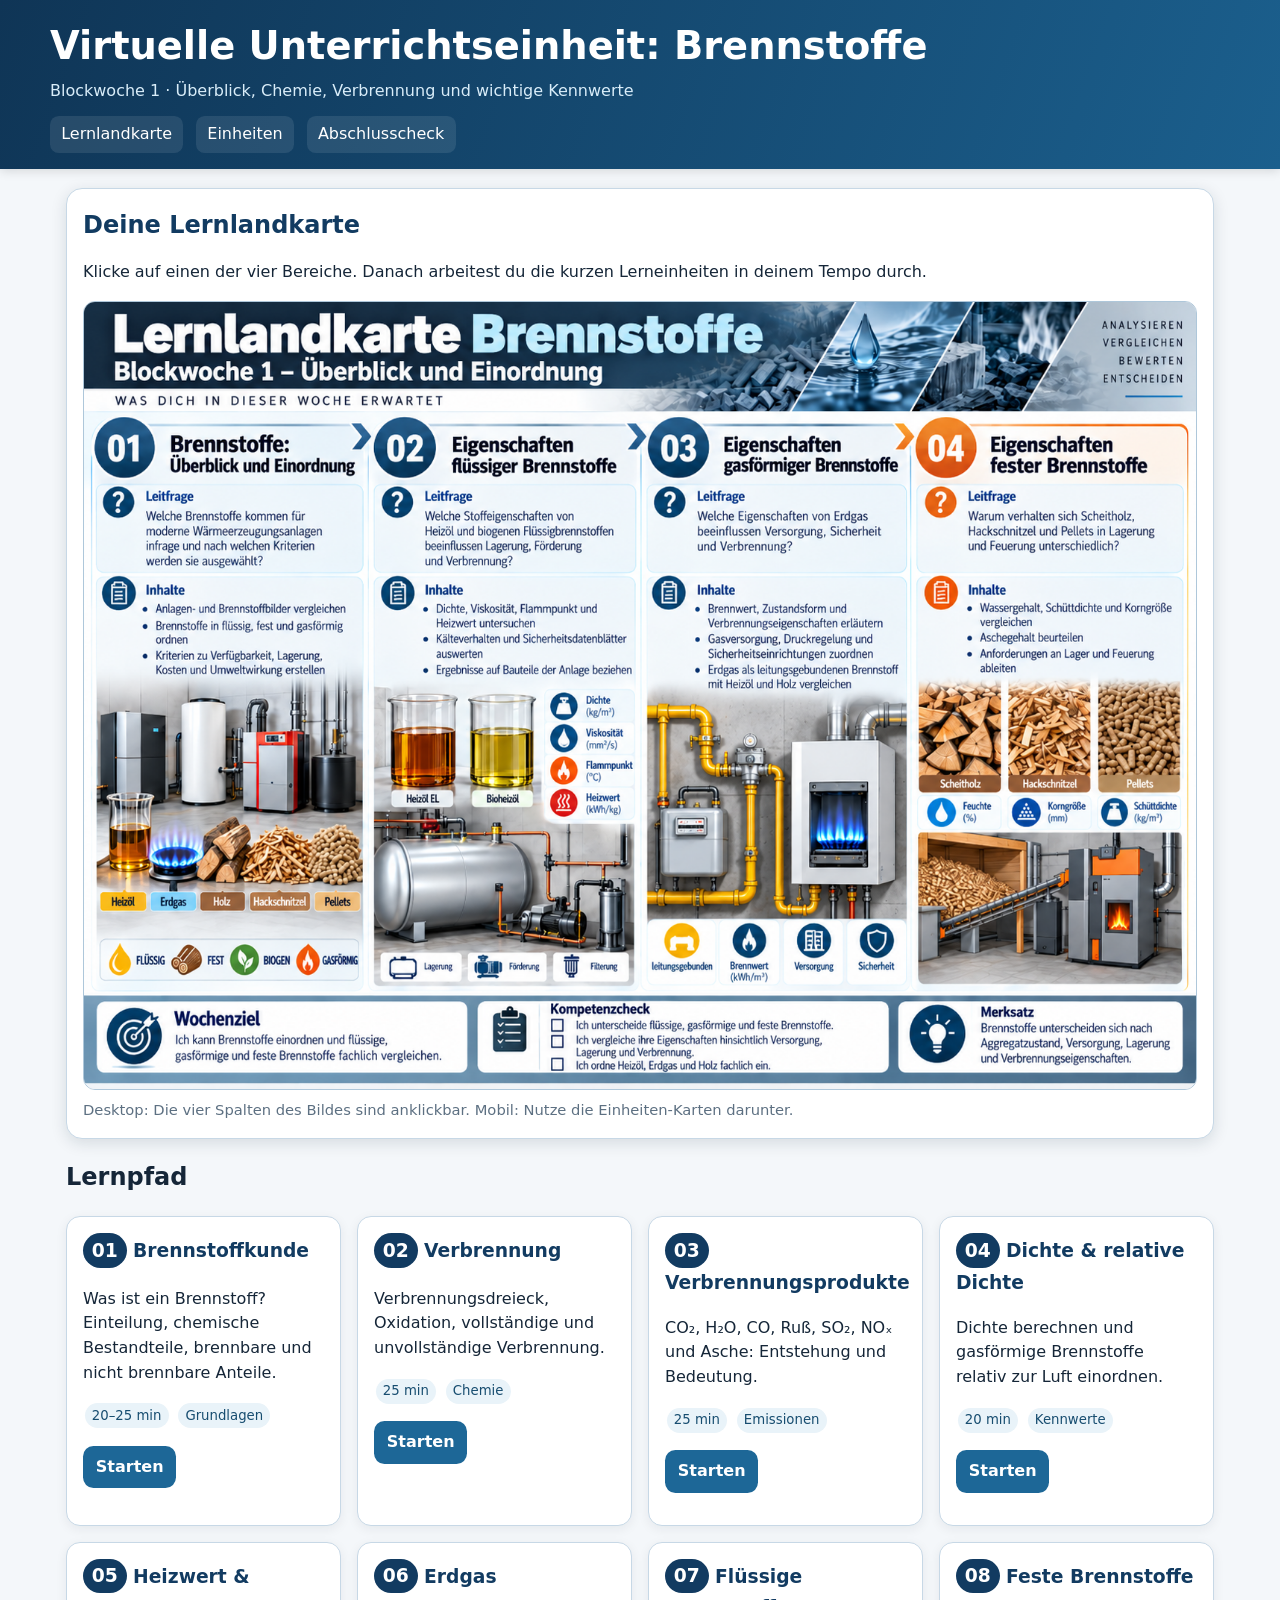
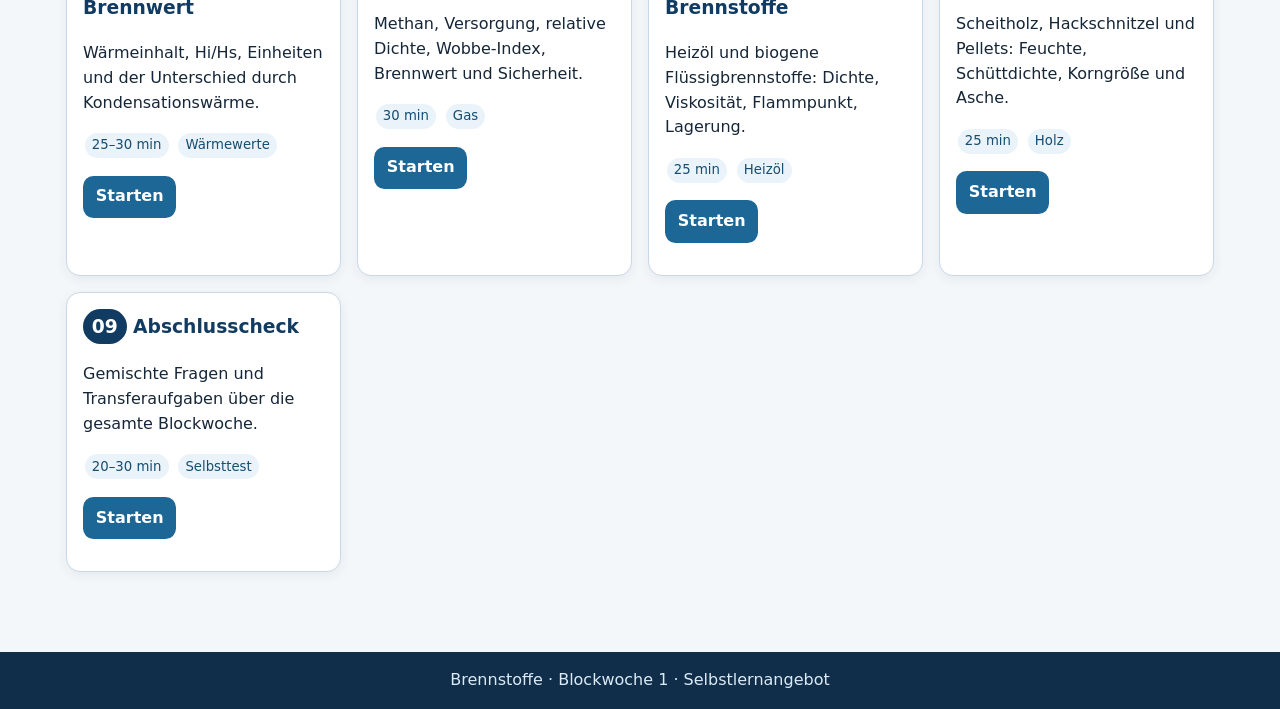
<file: index.html>
<!doctype html><html lang="de"><head><meta charset="utf-8"><meta name="viewport" content="width=device-width,initial-scale=1"><title>Brennstoffe – Blockwoche 1</title><link rel="stylesheet" href="assets/styles.css"></head><body>
<header class="site-header"><div class="wrap"><h1>Virtuelle Unterrichtseinheit: Brennstoffe</h1><p>Blockwoche 1 · Überblick, Chemie, Verbrennung und wichtige Kennwerte</p><nav class="topnav"><a href="#lernlandkarte">Lernlandkarte</a><a href="#einheiten">Einheiten</a><a href="units/09-abschlusscheck.html">Abschlusscheck</a></nav></div></header>
<main class="wrap"><section class="hero" id="lernlandkarte"><h2>Deine Lernlandkarte</h2><p>Klicke auf einen der vier Bereiche. Danach arbeitest du die kurzen Lerneinheiten in deinem Tempo durch.</p><div class="map-wrap"><img src="assets/lernlandkarte-blockwoche1.png" alt="Lernlandkarte Brennstoffe, Blockwoche 1"><a class="hotspot h1" href="units/01-brennstoffkunde.html" aria-label="Bereich 01 Überblick und Einordnung"></a><a class="hotspot h2" href="units/07-fluessige-brennstoffe.html" aria-label="Bereich 02 Flüssige Brennstoffe"></a><a class="hotspot h3" href="units/06-erdgas.html" aria-label="Bereich 03 Erdgas"></a><a class="hotspot h4" href="units/08-feste-brennstoffe.html" aria-label="Bereich 04 Feste Brennstoffe"></a></div><p class="hint">Desktop: Die vier Spalten des Bildes sind anklickbar. Mobil: Nutze die Einheiten-Karten darunter.</p></section>
<section id="einheiten"><h2>Lernpfad</h2><div class="grid">
<article class="card"><h3><span class="badge">01</span>Brennstoffkunde</h3><p>Was ist ein Brennstoff? Einteilung, chemische Bestandteile, brennbare und nicht brennbare Anteile.</p><div class="pill-row"><span class="tag">20–25 min</span><span class="tag">Grundlagen</span></div><p><a class="btn" href="units/01-brennstoffkunde.html">Starten</a></p></article>
<article class="card"><h3><span class="badge">02</span>Verbrennung</h3><p>Verbrennungsdreieck, Oxidation, vollständige und unvollständige Verbrennung.</p><div class="pill-row"><span class="tag">25 min</span><span class="tag">Chemie</span></div><p><a class="btn" href="units/02-verbrennung.html">Starten</a></p></article>
<article class="card"><h3><span class="badge">03</span>Verbrennungsprodukte</h3><p>CO₂, H₂O, CO, Ruß, SO₂, NOₓ und Asche: Entstehung und Bedeutung.</p><div class="pill-row"><span class="tag">25 min</span><span class="tag">Emissionen</span></div><p><a class="btn" href="units/03-verbrennungsprodukte.html">Starten</a></p></article>
<article class="card"><h3><span class="badge">04</span>Dichte & relative Dichte</h3><p>Dichte berechnen und gasförmige Brennstoffe relativ zur Luft einordnen.</p><div class="pill-row"><span class="tag">20 min</span><span class="tag">Kennwerte</span></div><p><a class="btn" href="units/04-dichte.html">Starten</a></p></article>
<article class="card"><h3><span class="badge">05</span>Heizwert & Brennwert</h3><p>Wärmeinhalt, Hi/Hs, Einheiten und der Unterschied durch Kondensationswärme.</p><div class="pill-row"><span class="tag">25–30 min</span><span class="tag">Wärmewerte</span></div><p><a class="btn" href="units/05-waermewerte.html">Starten</a></p></article>
<article class="card"><h3><span class="badge">06</span>Erdgas</h3><p>Methan, Versorgung, relative Dichte, Wobbe-Index, Brennwert und Sicherheit.</p><div class="pill-row"><span class="tag">30 min</span><span class="tag">Gas</span></div><p><a class="btn" href="units/06-erdgas.html">Starten</a></p></article>
<article class="card"><h3><span class="badge">07</span>Flüssige Brennstoffe</h3><p>Heizöl und biogene Flüssigbrennstoffe: Dichte, Viskosität, Flammpunkt, Lagerung.</p><div class="pill-row"><span class="tag">25 min</span><span class="tag">Heizöl</span></div><p><a class="btn" href="units/07-fluessige-brennstoffe.html">Starten</a></p></article>
<article class="card"><h3><span class="badge">08</span>Feste Brennstoffe</h3><p>Scheitholz, Hackschnitzel und Pellets: Feuchte, Schüttdichte, Korngröße und Asche.</p><div class="pill-row"><span class="tag">25 min</span><span class="tag">Holz</span></div><p><a class="btn" href="units/08-feste-brennstoffe.html">Starten</a></p></article>
<article class="card"><h3><span class="badge">09</span>Abschlusscheck</h3><p>Gemischte Fragen und Transferaufgaben über die gesamte Blockwoche.</p><div class="pill-row"><span class="tag">20–30 min</span><span class="tag">Selbsttest</span></div><p><a class="btn" href="units/09-abschlusscheck.html">Starten</a></p></article>
</div></section></main><footer class="footer">Brennstoffe · Blockwoche 1 · Selbstlernangebot</footer></body></html>
</file>
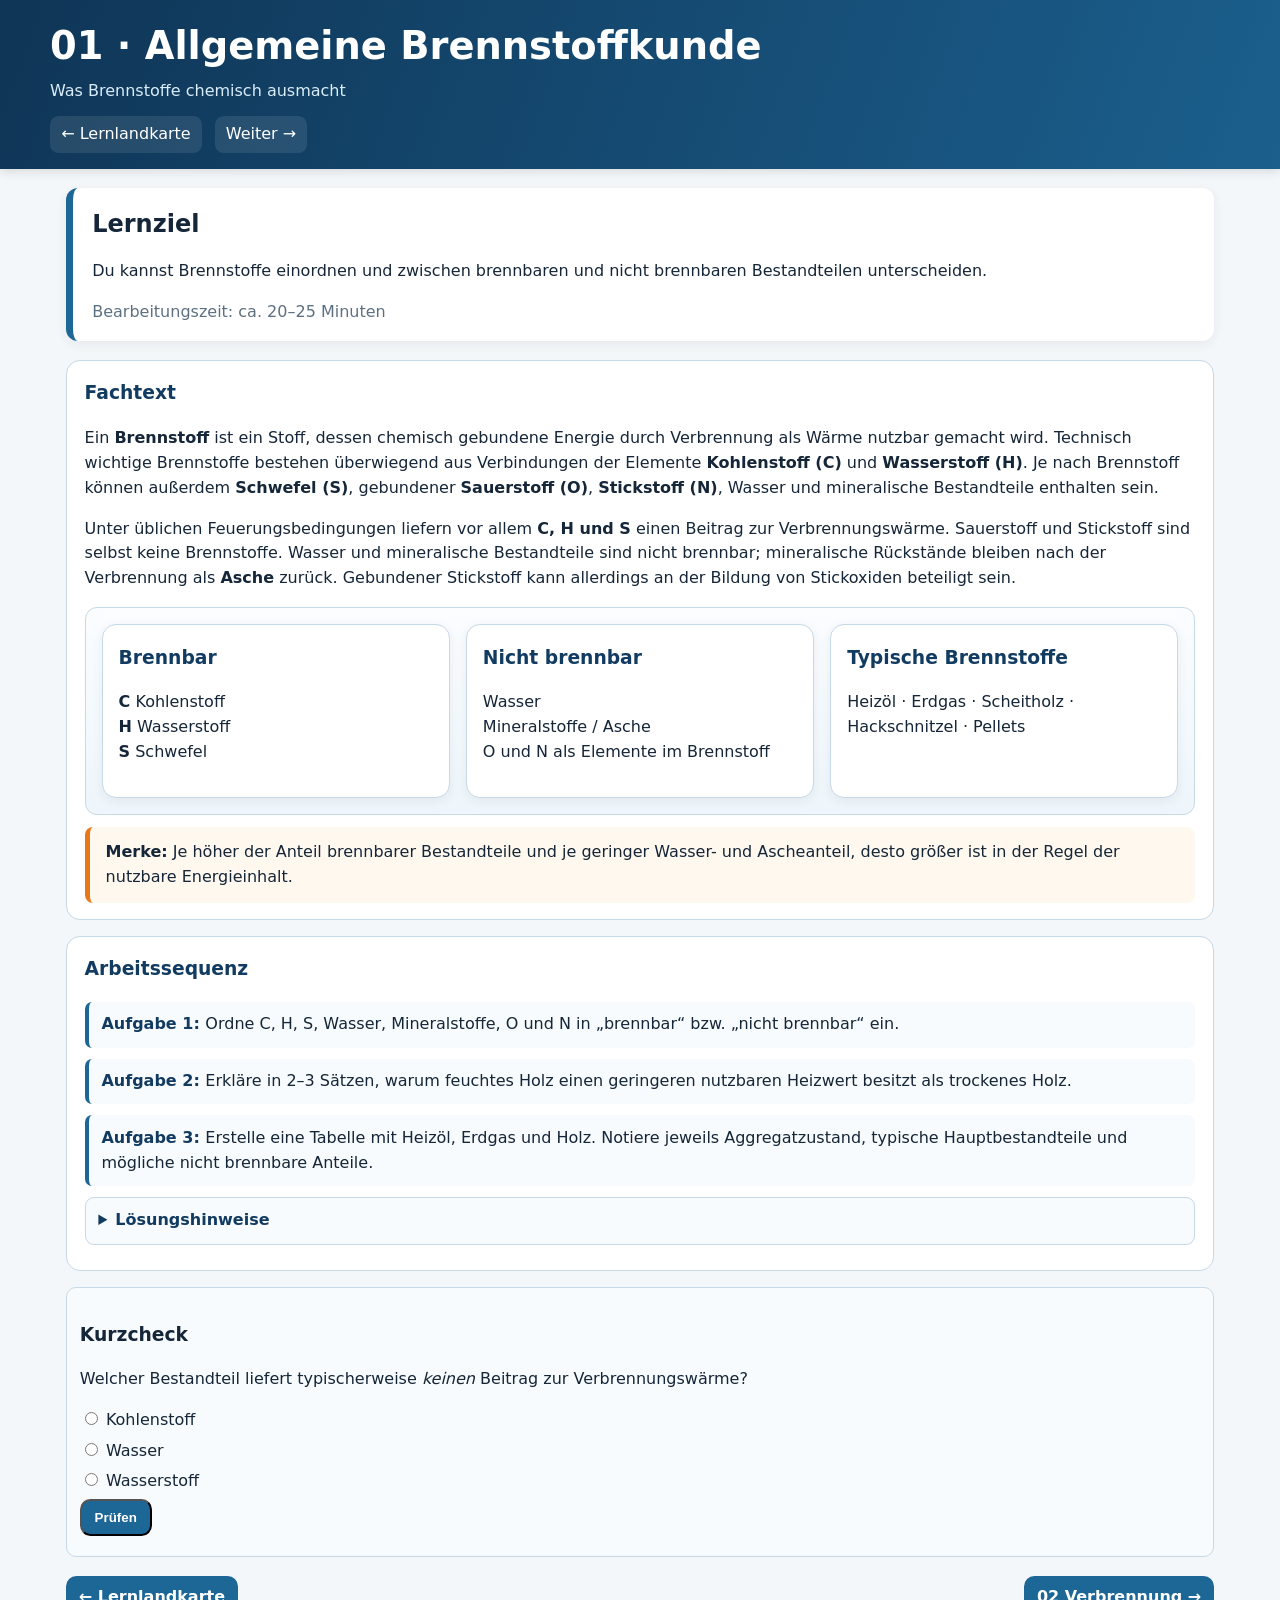
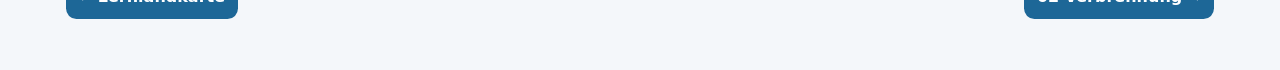
<file: units/01-brennstoffkunde.html>
<!doctype html><html lang="de"><head><meta charset="utf-8"><meta name="viewport" content="width=device-width,initial-scale=1"><title>01 Brennstoffkunde</title><link rel="stylesheet" href="../assets/styles.css"><script defer src="../assets/course.js"></script></head><body><header class="site-header"><div class="wrap"><h1>01 · Allgemeine Brennstoffkunde</h1><p>Was Brennstoffe chemisch ausmacht</p><nav class="topnav"><a href="../index.html">← Lernlandkarte</a><a href="02-verbrennung.html">Weiter →</a></nav></div></header><main class="wrap">
<section class="unit-title"><h2>Lernziel</h2><p>Du kannst Brennstoffe einordnen und zwischen brennbaren und nicht brennbaren Bestandteilen unterscheiden.</p><div class="meta">Bearbeitungszeit: ca. 20–25 Minuten</div></section>
<section class="section"><h3>Fachtext</h3><p>Ein <strong>Brennstoff</strong> ist ein Stoff, dessen chemisch gebundene Energie durch Verbrennung als Wärme nutzbar gemacht wird. Technisch wichtige Brennstoffe bestehen überwiegend aus Verbindungen der Elemente <strong>Kohlenstoff (C)</strong> und <strong>Wasserstoff (H)</strong>. Je nach Brennstoff können außerdem <strong>Schwefel (S)</strong>, gebundener <strong>Sauerstoff (O)</strong>, <strong>Stickstoff (N)</strong>, Wasser und mineralische Bestandteile enthalten sein.</p><p>Unter üblichen Feuerungsbedingungen liefern vor allem <strong>C, H und S</strong> einen Beitrag zur Verbrennungswärme. Sauerstoff und Stickstoff sind selbst keine Brennstoffe. Wasser und mineralische Bestandteile sind nicht brennbar; mineralische Rückstände bleiben nach der Verbrennung als <strong>Asche</strong> zurück. Gebundener Stickstoff kann allerdings an der Bildung von Stickoxiden beteiligt sein.</p>
<div class="diagram"><div class="three"><div class="card"><h3>Brennbar</h3><p><strong>C</strong> Kohlenstoff<br><strong>H</strong> Wasserstoff<br><strong>S</strong> Schwefel</p></div><div class="card"><h3>Nicht brennbar</h3><p>Wasser<br>Mineralstoffe / Asche<br>O und N als Elemente im Brennstoff</p></div><div class="card"><h3>Typische Brennstoffe</h3><p>Heizöl · Erdgas · Scheitholz · Hackschnitzel · Pellets</p></div></div></div>
<div class="callout"><strong>Merke:</strong> Je höher der Anteil brennbarer Bestandteile und je geringer Wasser- und Ascheanteil, desto größer ist in der Regel der nutzbare Energieinhalt.</div></section>
<section class="section tasks"><h3>Arbeitssequenz</h3><div class="task">Ordne C, H, S, Wasser, Mineralstoffe, O und N in „brennbar“ bzw. „nicht brennbar“ ein.</div><div class="task">Erkläre in 2–3 Sätzen, warum feuchtes Holz einen geringeren nutzbaren Heizwert besitzt als trockenes Holz.</div><div class="task">Erstelle eine Tabelle mit Heizöl, Erdgas und Holz. Notiere jeweils Aggregatzustand, typische Hauptbestandteile und mögliche nicht brennbare Anteile.</div><details><summary>Lösungshinweise</summary><p>C, H und S gelten als brennbare Elemente. Wasser und Mineralstoffe sind nicht brennbar. Sauerstoff und Stickstoff liefern keine Verbrennungswärme. Feuchtigkeit muss beim Verbrennen erwärmt und verdampft werden; dafür wird Energie benötigt.</p></details></section>
<section class="quiz-question" data-answer="b"><h3>Kurzcheck</h3><p>Welcher Bestandteil liefert typischerweise <em>keinen</em> Beitrag zur Verbrennungswärme?</p><label><input type="radio" name="q1" value="a"> Kohlenstoff</label><label><input type="radio" name="q1" value="b"> Wasser</label><label><input type="radio" name="q1" value="c"> Wasserstoff</label><button class="btn" data-check>Prüfen</button><div class="quiz-feedback"></div></section>
<div class="footer-nav"><a class="btn" href="../index.html">← Lernlandkarte</a><a class="btn" href="02-verbrennung.html">02 Verbrennung →</a></div></main></body></html>
</file>
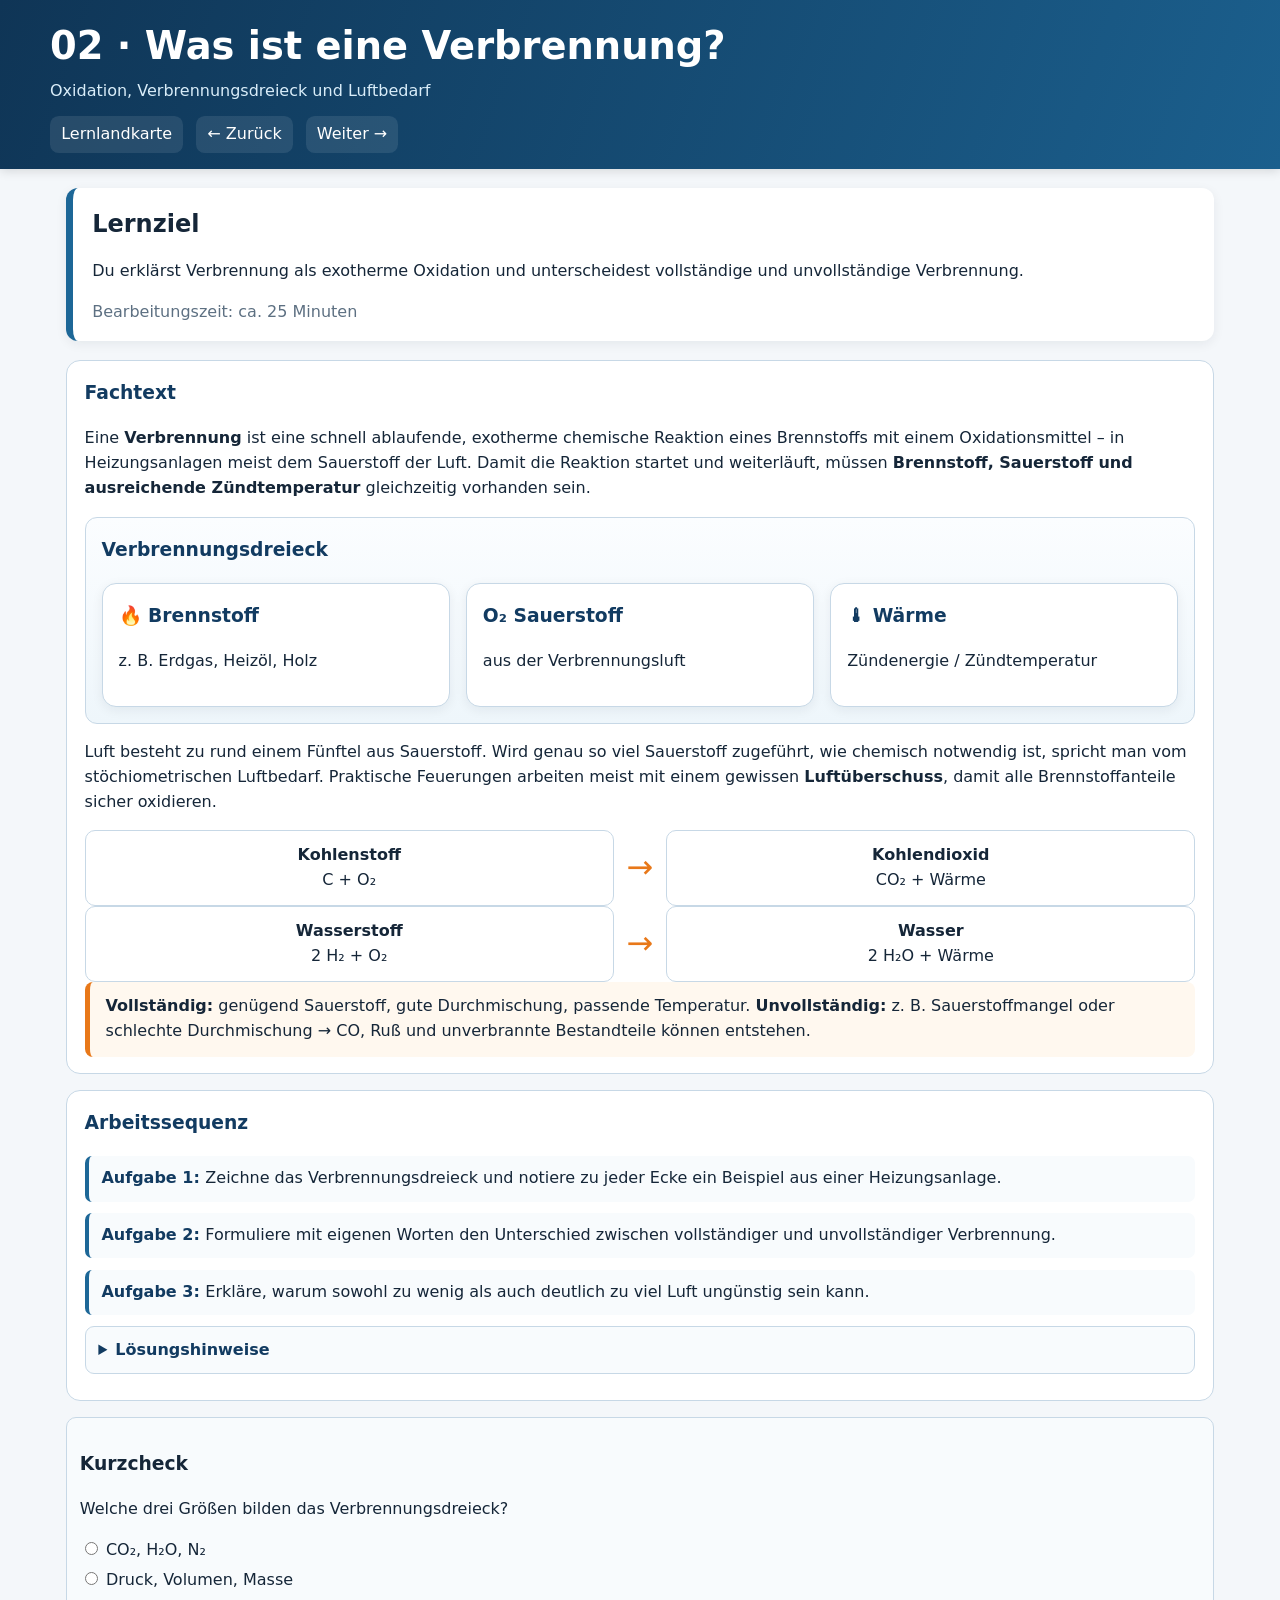
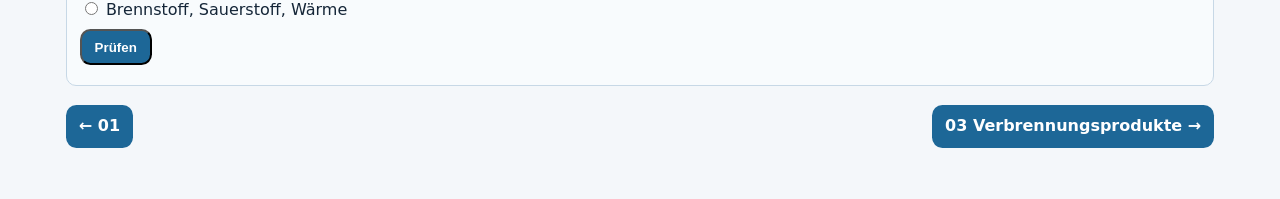
<file: units/02-verbrennung.html>
<!doctype html><html lang="de"><head><meta charset="utf-8"><meta name="viewport" content="width=device-width,initial-scale=1"><title>02 Verbrennung</title><link rel="stylesheet" href="../assets/styles.css"><script defer src="../assets/course.js"></script></head><body><header class="site-header"><div class="wrap"><h1>02 · Was ist eine Verbrennung?</h1><p>Oxidation, Verbrennungsdreieck und Luftbedarf</p><nav class="topnav"><a href="../index.html">Lernlandkarte</a><a href="01-brennstoffkunde.html">← Zurück</a><a href="03-verbrennungsprodukte.html">Weiter →</a></nav></div></header><main class="wrap"><section class="unit-title"><h2>Lernziel</h2><p>Du erklärst Verbrennung als exotherme Oxidation und unterscheidest vollständige und unvollständige Verbrennung.</p><div class="meta">Bearbeitungszeit: ca. 25 Minuten</div></section>
<section class="section"><h3>Fachtext</h3><p>Eine <strong>Verbrennung</strong> ist eine schnell ablaufende, exotherme chemische Reaktion eines Brennstoffs mit einem Oxidationsmittel – in Heizungsanlagen meist dem Sauerstoff der Luft. Damit die Reaktion startet und weiterläuft, müssen <strong>Brennstoff, Sauerstoff und ausreichende Zündtemperatur</strong> gleichzeitig vorhanden sein.</p><div class="diagram"><h3>Verbrennungsdreieck</h3><div class="three"><div class="card"><h3>🔥 Brennstoff</h3><p>z. B. Erdgas, Heizöl, Holz</p></div><div class="card"><h3>O₂ Sauerstoff</h3><p>aus der Verbrennungsluft</p></div><div class="card"><h3>🌡 Wärme</h3><p>Zündenergie / Zündtemperatur</p></div></div></div><p>Luft besteht zu rund einem Fünftel aus Sauerstoff. Wird genau so viel Sauerstoff zugeführt, wie chemisch notwendig ist, spricht man vom stöchiometrischen Luftbedarf. Praktische Feuerungen arbeiten meist mit einem gewissen <strong>Luftüberschuss</strong>, damit alle Brennstoffanteile sicher oxidieren.</p><div class="reaction"><div class="box"><strong>Kohlenstoff</strong><br>C + O₂</div><div class="arrow">→</div><div class="box"><strong>Kohlendioxid</strong><br>CO₂ + Wärme</div></div><div class="reaction"><div class="box"><strong>Wasserstoff</strong><br>2 H₂ + O₂</div><div class="arrow">→</div><div class="box"><strong>Wasser</strong><br>2 H₂O + Wärme</div></div><div class="callout"><strong>Vollständig:</strong> genügend Sauerstoff, gute Durchmischung, passende Temperatur. <strong>Unvollständig:</strong> z. B. Sauerstoffmangel oder schlechte Durchmischung → CO, Ruß und unverbrannte Bestandteile können entstehen.</div></section>
<section class="section tasks"><h3>Arbeitssequenz</h3><div class="task">Zeichne das Verbrennungsdreieck und notiere zu jeder Ecke ein Beispiel aus einer Heizungsanlage.</div><div class="task">Formuliere mit eigenen Worten den Unterschied zwischen vollständiger und unvollständiger Verbrennung.</div><div class="task">Erkläre, warum sowohl zu wenig als auch deutlich zu viel Luft ungünstig sein kann.</div><details><summary>Lösungshinweise</summary><p>Zu wenig Luft kann CO und Ruß erzeugen. Sehr viel Überschussluft wird unnötig mit erwärmt und kann Abgasverluste erhöhen.</p></details></section>
<section class="quiz-question" data-answer="c"><h3>Kurzcheck</h3><p>Welche drei Größen bilden das Verbrennungsdreieck?</p><label><input type="radio" name="q" value="a"> CO₂, H₂O, N₂</label><label><input type="radio" name="q" value="b"> Druck, Volumen, Masse</label><label><input type="radio" name="q" value="c"> Brennstoff, Sauerstoff, Wärme</label><button class="btn" data-check>Prüfen</button><div class="quiz-feedback"></div></section><div class="footer-nav"><a class="btn" href="01-brennstoffkunde.html">← 01</a><a class="btn" href="03-verbrennungsprodukte.html">03 Verbrennungsprodukte →</a></div></main></body></html>
</file>
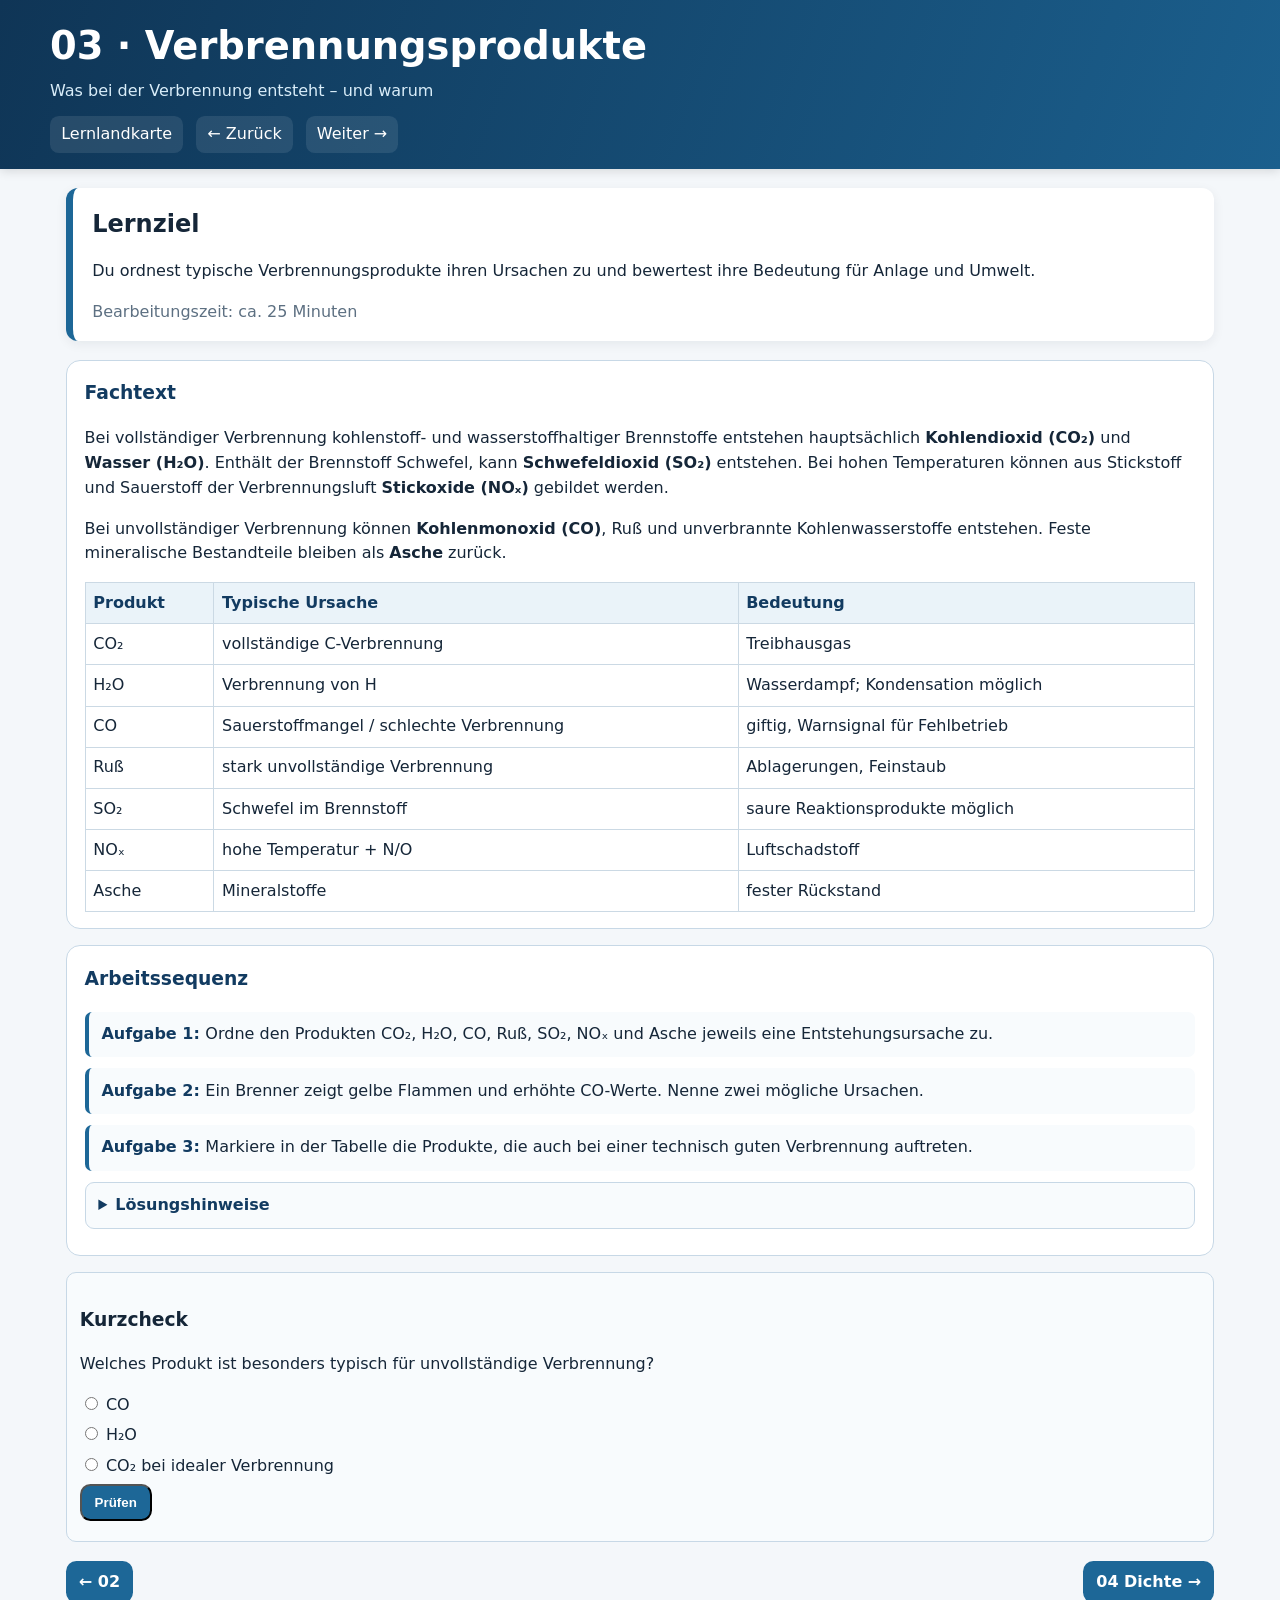
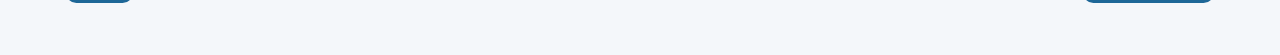
<file: units/03-verbrennungsprodukte.html>
<!doctype html><html lang="de"><head><meta charset="utf-8"><meta name="viewport" content="width=device-width,initial-scale=1"><title>03 Verbrennungsprodukte</title><link rel="stylesheet" href="../assets/styles.css"><script defer src="../assets/course.js"></script></head><body><header class="site-header"><div class="wrap"><h1>03 · Verbrennungsprodukte</h1><p>Was bei der Verbrennung entsteht – und warum</p><nav class="topnav"><a href="../index.html">Lernlandkarte</a><a href="02-verbrennung.html">← Zurück</a><a href="04-dichte.html">Weiter →</a></nav></div></header><main class="wrap"><section class="unit-title"><h2>Lernziel</h2><p>Du ordnest typische Verbrennungsprodukte ihren Ursachen zu und bewertest ihre Bedeutung für Anlage und Umwelt.</p><div class="meta">Bearbeitungszeit: ca. 25 Minuten</div></section>
<section class="section"><h3>Fachtext</h3><p>Bei vollständiger Verbrennung kohlenstoff- und wasserstoffhaltiger Brennstoffe entstehen hauptsächlich <strong>Kohlendioxid (CO₂)</strong> und <strong>Wasser (H₂O)</strong>. Enthält der Brennstoff Schwefel, kann <strong>Schwefeldioxid (SO₂)</strong> entstehen. Bei hohen Temperaturen können aus Stickstoff und Sauerstoff der Verbrennungsluft <strong>Stickoxide (NOₓ)</strong> gebildet werden.</p><p>Bei unvollständiger Verbrennung können <strong>Kohlenmonoxid (CO)</strong>, Ruß und unverbrannte Kohlenwasserstoffe entstehen. Feste mineralische Bestandteile bleiben als <strong>Asche</strong> zurück.</p><table><thead><tr><th>Produkt</th><th>Typische Ursache</th><th>Bedeutung</th></tr></thead><tbody><tr><td>CO₂</td><td>vollständige C-Verbrennung</td><td>Treibhausgas</td></tr><tr><td>H₂O</td><td>Verbrennung von H</td><td>Wasserdampf; Kondensation möglich</td></tr><tr><td>CO</td><td>Sauerstoffmangel / schlechte Verbrennung</td><td>giftig, Warnsignal für Fehlbetrieb</td></tr><tr><td>Ruß</td><td>stark unvollständige Verbrennung</td><td>Ablagerungen, Feinstaub</td></tr><tr><td>SO₂</td><td>Schwefel im Brennstoff</td><td>saure Reaktionsprodukte möglich</td></tr><tr><td>NOₓ</td><td>hohe Temperatur + N/O</td><td>Luftschadstoff</td></tr><tr><td>Asche</td><td>Mineralstoffe</td><td>fester Rückstand</td></tr></tbody></table></section>
<section class="section tasks"><h3>Arbeitssequenz</h3><div class="task">Ordne den Produkten CO₂, H₂O, CO, Ruß, SO₂, NOₓ und Asche jeweils eine Entstehungsursache zu.</div><div class="task">Ein Brenner zeigt gelbe Flammen und erhöhte CO-Werte. Nenne zwei mögliche Ursachen.</div><div class="task">Markiere in der Tabelle die Produkte, die auch bei einer technisch guten Verbrennung auftreten.</div><details><summary>Lösungshinweise</summary><p>CO₂ und H₂O entstehen auch bei vollständiger Verbrennung. NOₓ kann trotz vollständiger Verbrennung bei hohen Temperaturen entstehen. Gelbe Flamme/CO: z. B. Luftmangel, schlechte Durchmischung, Verschmutzung.</p></details></section>
<section class="quiz-question" data-answer="a"><h3>Kurzcheck</h3><p>Welches Produkt ist besonders typisch für unvollständige Verbrennung?</p><label><input type="radio" name="q" value="a"> CO</label><label><input type="radio" name="q" value="b"> H₂O</label><label><input type="radio" name="q" value="c"> CO₂ bei idealer Verbrennung</label><button class="btn" data-check>Prüfen</button><div class="quiz-feedback"></div></section><div class="footer-nav"><a class="btn" href="02-verbrennung.html">← 02</a><a class="btn" href="04-dichte.html">04 Dichte →</a></div></main></body></html>
</file>
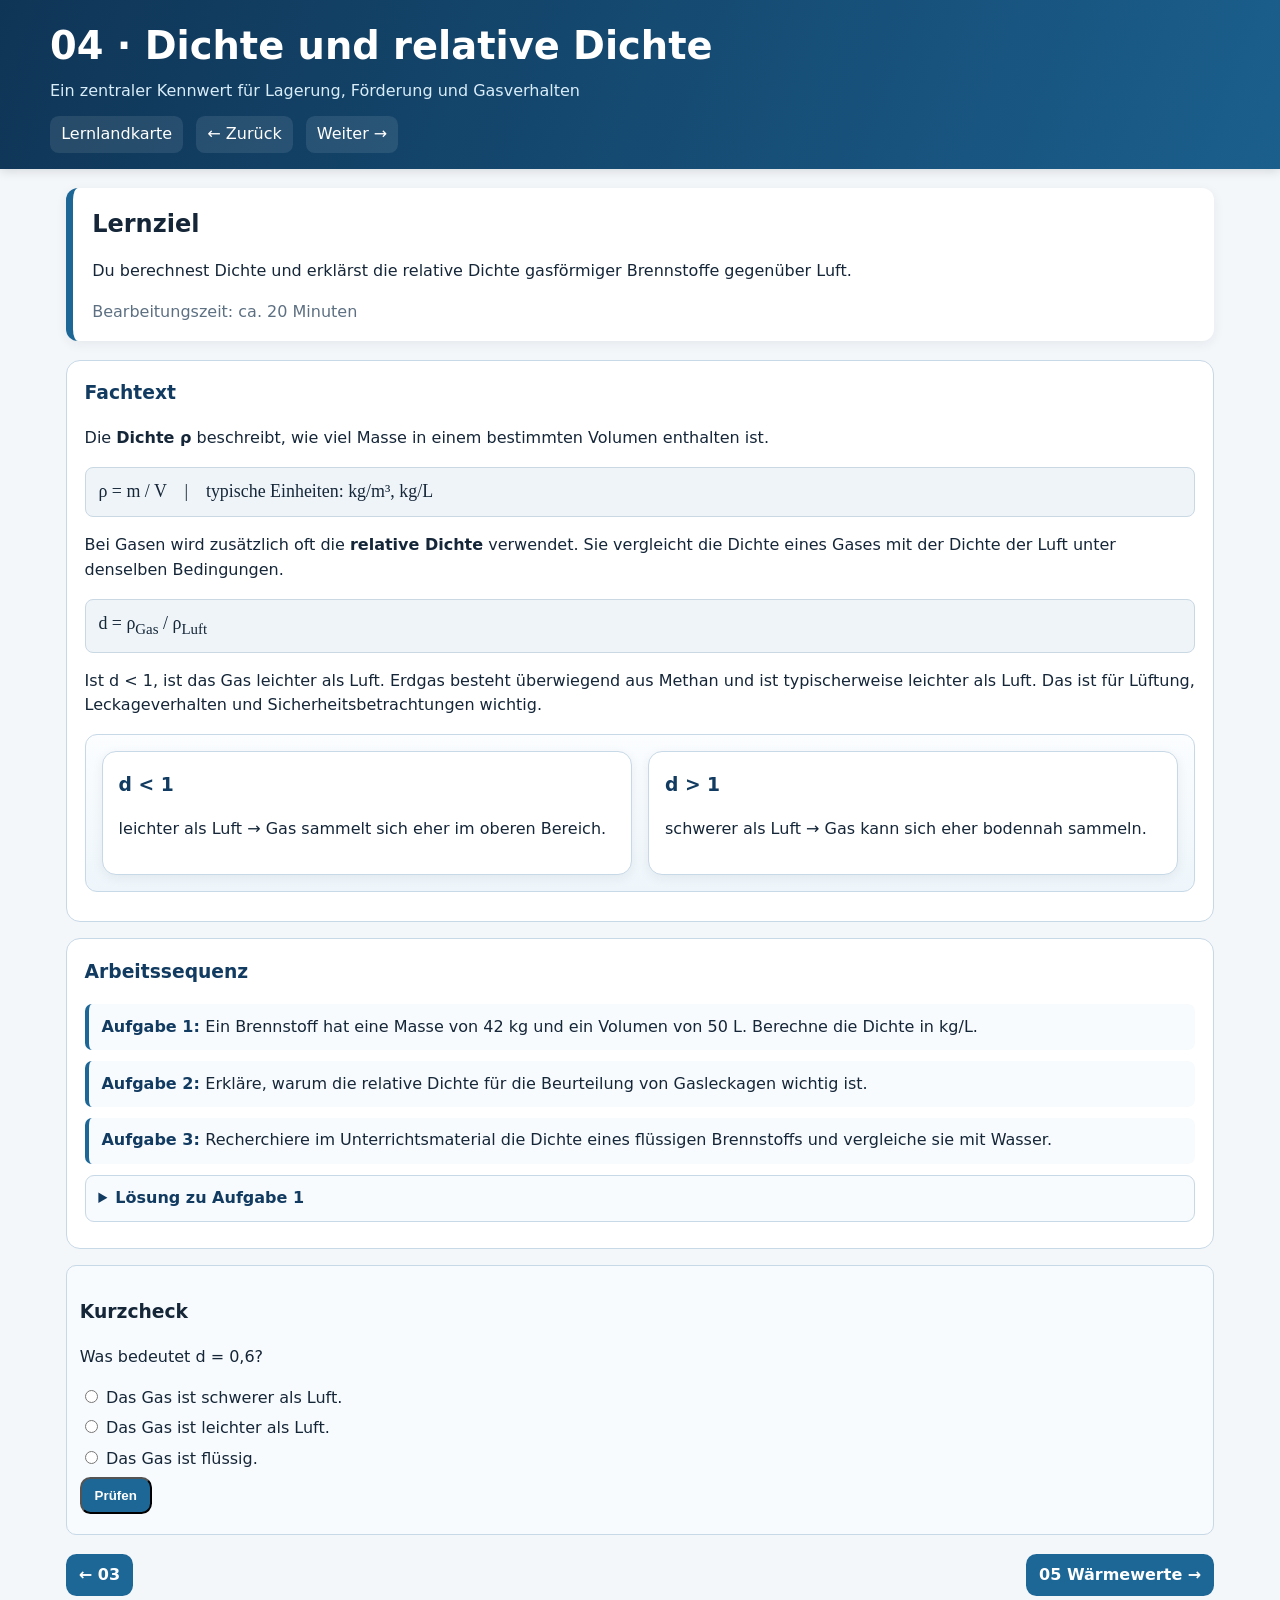
<file: units/04-dichte.html>
<!doctype html><html lang="de"><head><meta charset="utf-8"><meta name="viewport" content="width=device-width,initial-scale=1"><title>04 Dichte</title><link rel="stylesheet" href="../assets/styles.css"><script defer src="../assets/course.js"></script></head><body><header class="site-header"><div class="wrap"><h1>04 · Dichte und relative Dichte</h1><p>Ein zentraler Kennwert für Lagerung, Förderung und Gasverhalten</p><nav class="topnav"><a href="../index.html">Lernlandkarte</a><a href="03-verbrennungsprodukte.html">← Zurück</a><a href="05-waermewerte.html">Weiter →</a></nav></div></header><main class="wrap"><section class="unit-title"><h2>Lernziel</h2><p>Du berechnest Dichte und erklärst die relative Dichte gasförmiger Brennstoffe gegenüber Luft.</p><div class="meta">Bearbeitungszeit: ca. 20 Minuten</div></section><section class="section"><h3>Fachtext</h3><p>Die <strong>Dichte ρ</strong> beschreibt, wie viel Masse in einem bestimmten Volumen enthalten ist.</p><div class="formula">ρ = m / V &nbsp;&nbsp; | &nbsp;&nbsp; typische Einheiten: kg/m³, kg/L</div><p>Bei Gasen wird zusätzlich oft die <strong>relative Dichte</strong> verwendet. Sie vergleicht die Dichte eines Gases mit der Dichte der Luft unter denselben Bedingungen.</p><div class="formula">d = ρ<sub>Gas</sub> / ρ<sub>Luft</sub></div><p>Ist d &lt; 1, ist das Gas leichter als Luft. Erdgas besteht überwiegend aus Methan und ist typischerweise leichter als Luft. Das ist für Lüftung, Leckageverhalten und Sicherheitsbetrachtungen wichtig.</p><div class="diagram"><div class="two"><div class="card"><h3>d &lt; 1</h3><p>leichter als Luft → Gas sammelt sich eher im oberen Bereich.</p></div><div class="card"><h3>d &gt; 1</h3><p>schwerer als Luft → Gas kann sich eher bodennah sammeln.</p></div></div></div></section><section class="section tasks"><h3>Arbeitssequenz</h3><div class="task">Ein Brennstoff hat eine Masse von 42 kg und ein Volumen von 50 L. Berechne die Dichte in kg/L.</div><div class="task">Erkläre, warum die relative Dichte für die Beurteilung von Gasleckagen wichtig ist.</div><div class="task">Recherchiere im Unterrichtsmaterial die Dichte eines flüssigen Brennstoffs und vergleiche sie mit Wasser.</div><details><summary>Lösung zu Aufgabe 1</summary><p>ρ = 42 kg / 50 L = 0,84 kg/L.</p></details></section><section class="quiz-question" data-answer="b"><h3>Kurzcheck</h3><p>Was bedeutet d = 0,6?</p><label><input type="radio" name="q" value="a"> Das Gas ist schwerer als Luft.</label><label><input type="radio" name="q" value="b"> Das Gas ist leichter als Luft.</label><label><input type="radio" name="q" value="c"> Das Gas ist flüssig.</label><button class="btn" data-check>Prüfen</button><div class="quiz-feedback"></div></section><div class="footer-nav"><a class="btn" href="03-verbrennungsprodukte.html">← 03</a><a class="btn" href="05-waermewerte.html">05 Wärmewerte →</a></div></main></body></html>
</file>
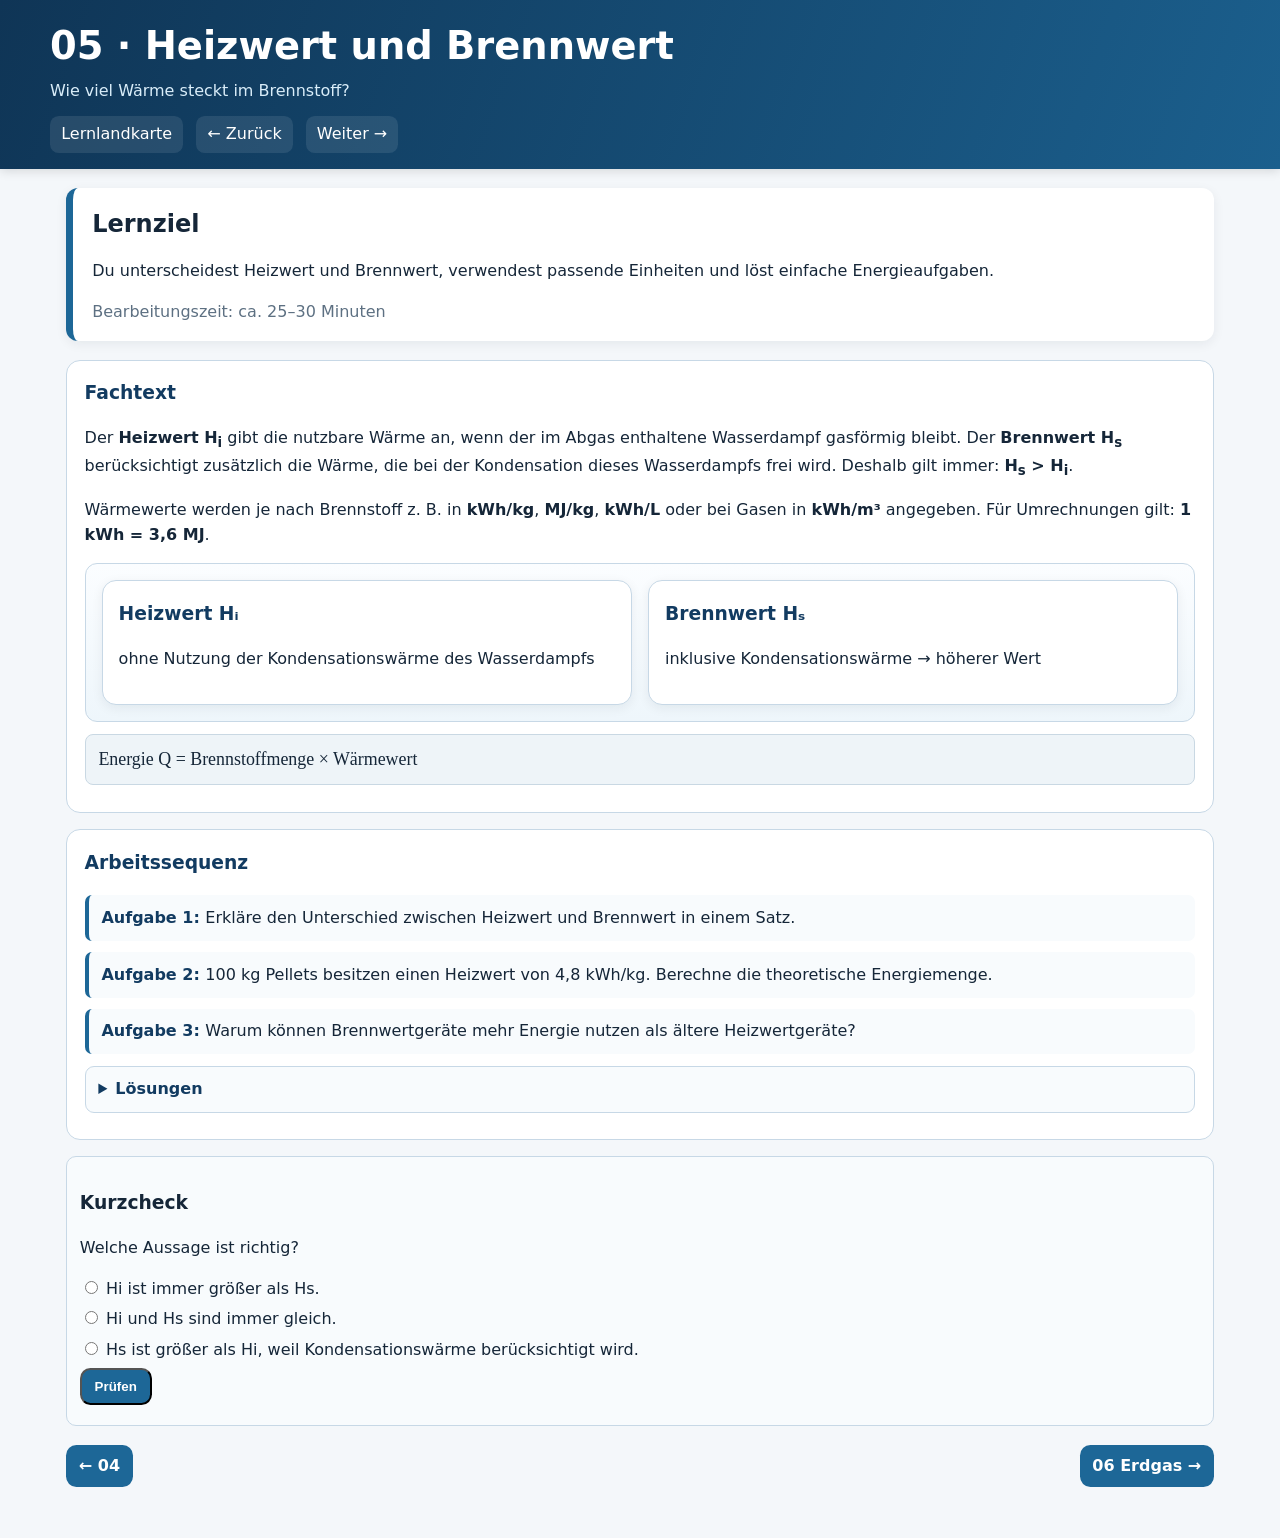
<file: units/05-waermewerte.html>
<!doctype html><html lang="de"><head><meta charset="utf-8"><meta name="viewport" content="width=device-width,initial-scale=1"><title>05 Wärmewerte</title><link rel="stylesheet" href="../assets/styles.css"><script defer src="../assets/course.js"></script></head><body><header class="site-header"><div class="wrap"><h1>05 · Heizwert und Brennwert</h1><p>Wie viel Wärme steckt im Brennstoff?</p><nav class="topnav"><a href="../index.html">Lernlandkarte</a><a href="04-dichte.html">← Zurück</a><a href="06-erdgas.html">Weiter →</a></nav></div></header><main class="wrap"><section class="unit-title"><h2>Lernziel</h2><p>Du unterscheidest Heizwert und Brennwert, verwendest passende Einheiten und löst einfache Energieaufgaben.</p><div class="meta">Bearbeitungszeit: ca. 25–30 Minuten</div></section><section class="section"><h3>Fachtext</h3><p>Der <strong>Heizwert H<sub>i</sub></strong> gibt die nutzbare Wärme an, wenn der im Abgas enthaltene Wasserdampf gasförmig bleibt. Der <strong>Brennwert H<sub>s</sub></strong> berücksichtigt zusätzlich die Wärme, die bei der Kondensation dieses Wasserdampfs frei wird. Deshalb gilt immer: <strong>H<sub>s</sub> &gt; H<sub>i</sub></strong>.</p><p>Wärmewerte werden je nach Brennstoff z. B. in <strong>kWh/kg</strong>, <strong>MJ/kg</strong>, <strong>kWh/L</strong> oder bei Gasen in <strong>kWh/m³</strong> angegeben. Für Umrechnungen gilt: <strong>1 kWh = 3,6 MJ</strong>.</p><div class="diagram"><div class="two"><div class="card"><h3>Heizwert Hᵢ</h3><p>ohne Nutzung der Kondensationswärme des Wasserdampfs</p></div><div class="card"><h3>Brennwert Hₛ</h3><p>inklusive Kondensationswärme → höherer Wert</p></div></div></div><div class="formula">Energie Q = Brennstoffmenge × Wärmewert</div></section><section class="section tasks"><h3>Arbeitssequenz</h3><div class="task">Erkläre den Unterschied zwischen Heizwert und Brennwert in einem Satz.</div><div class="task">100 kg Pellets besitzen einen Heizwert von 4,8 kWh/kg. Berechne die theoretische Energiemenge.</div><div class="task">Warum können Brennwertgeräte mehr Energie nutzen als ältere Heizwertgeräte?</div><details><summary>Lösungen</summary><p>Aufgabe 2: 100 kg × 4,8 kWh/kg = 480 kWh. Brennwertgeräte kühlen Abgase so weit ab, dass Wasserdampf kondensiert und Kondensationswärme zusätzlich genutzt wird.</p></details></section><section class="quiz-question" data-answer="c"><h3>Kurzcheck</h3><p>Welche Aussage ist richtig?</p><label><input type="radio" name="q" value="a"> Hi ist immer größer als Hs.</label><label><input type="radio" name="q" value="b"> Hi und Hs sind immer gleich.</label><label><input type="radio" name="q" value="c"> Hs ist größer als Hi, weil Kondensationswärme berücksichtigt wird.</label><button class="btn" data-check>Prüfen</button><div class="quiz-feedback"></div></section><div class="footer-nav"><a class="btn" href="04-dichte.html">← 04</a><a class="btn" href="06-erdgas.html">06 Erdgas →</a></div></main></body></html>
</file>
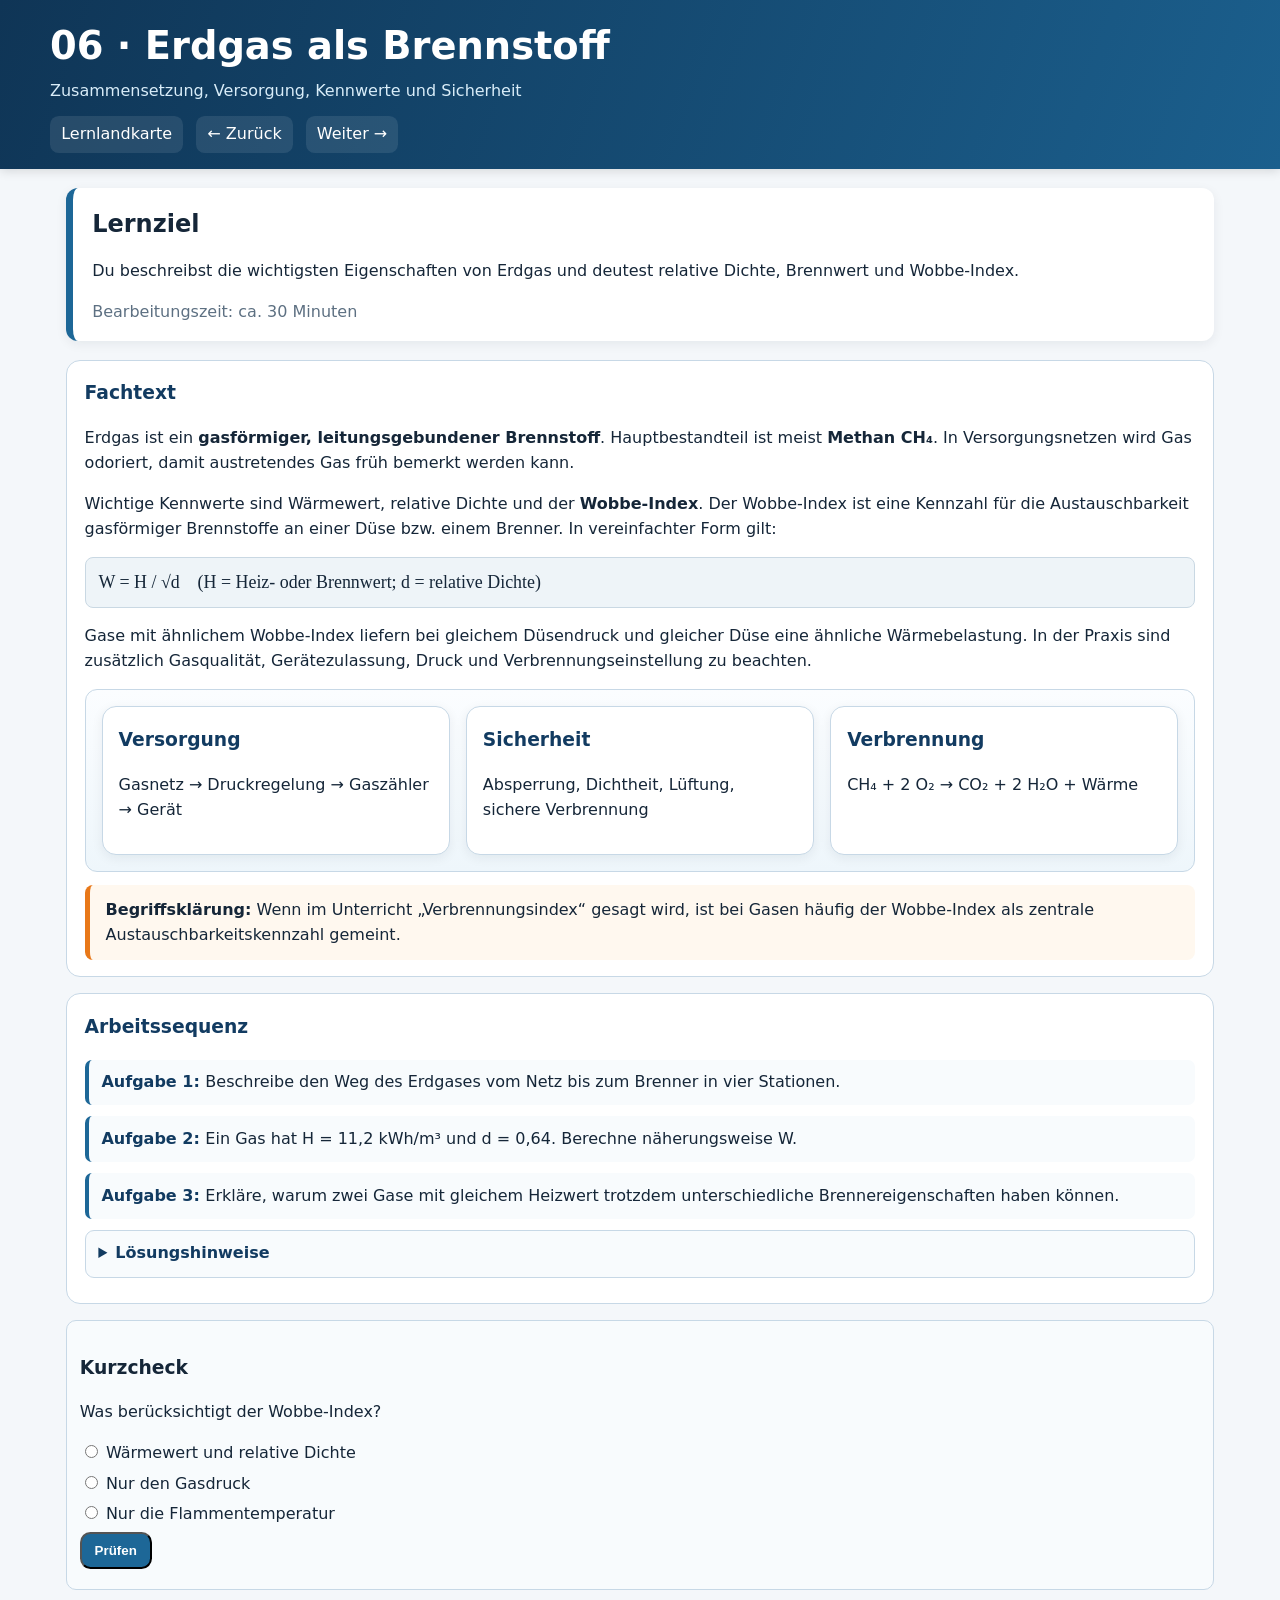
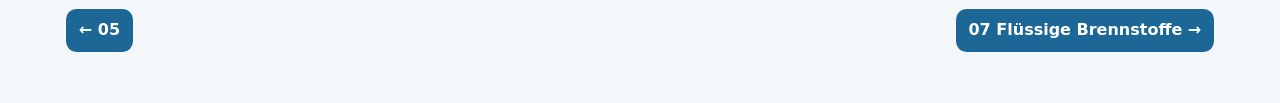
<file: units/06-erdgas.html>
<!doctype html><html lang="de"><head><meta charset="utf-8"><meta name="viewport" content="width=device-width,initial-scale=1"><title>06 Erdgas</title><link rel="stylesheet" href="../assets/styles.css"><script defer src="../assets/course.js"></script></head><body><header class="site-header"><div class="wrap"><h1>06 · Erdgas als Brennstoff</h1><p>Zusammensetzung, Versorgung, Kennwerte und Sicherheit</p><nav class="topnav"><a href="../index.html">Lernlandkarte</a><a href="05-waermewerte.html">← Zurück</a><a href="07-fluessige-brennstoffe.html">Weiter →</a></nav></div></header><main class="wrap"><section class="unit-title"><h2>Lernziel</h2><p>Du beschreibst die wichtigsten Eigenschaften von Erdgas und deutest relative Dichte, Brennwert und Wobbe-Index.</p><div class="meta">Bearbeitungszeit: ca. 30 Minuten</div></section><section class="section"><h3>Fachtext</h3><p>Erdgas ist ein <strong>gasförmiger, leitungsgebundener Brennstoff</strong>. Hauptbestandteil ist meist <strong>Methan CH₄</strong>. In Versorgungsnetzen wird Gas odoriert, damit austretendes Gas früh bemerkt werden kann.</p><p>Wichtige Kennwerte sind Wärmewert, relative Dichte und der <strong>Wobbe-Index</strong>. Der Wobbe-Index ist eine Kennzahl für die Austauschbarkeit gasförmiger Brennstoffe an einer Düse bzw. einem Brenner. In vereinfachter Form gilt:</p><div class="formula">W = H / √d &nbsp;&nbsp; (H = Heiz- oder Brennwert; d = relative Dichte)</div><p>Gase mit ähnlichem Wobbe-Index liefern bei gleichem Düsendruck und gleicher Düse eine ähnliche Wärmebelastung. In der Praxis sind zusätzlich Gasqualität, Gerätezulassung, Druck und Verbrennungseinstellung zu beachten.</p><div class="diagram"><div class="three"><div class="card"><h3>Versorgung</h3><p>Gasnetz → Druckregelung → Gaszähler → Gerät</p></div><div class="card"><h3>Sicherheit</h3><p>Absperrung, Dichtheit, Lüftung, sichere Verbrennung</p></div><div class="card"><h3>Verbrennung</h3><p>CH₄ + 2 O₂ → CO₂ + 2 H₂O + Wärme</p></div></div></div><div class="callout"><strong>Begriffsklärung:</strong> Wenn im Unterricht „Verbrennungsindex“ gesagt wird, ist bei Gasen häufig der Wobbe-Index als zentrale Austauschbarkeitskennzahl gemeint.</div></section><section class="section tasks"><h3>Arbeitssequenz</h3><div class="task">Beschreibe den Weg des Erdgases vom Netz bis zum Brenner in vier Stationen.</div><div class="task">Ein Gas hat H = 11,2 kWh/m³ und d = 0,64. Berechne näherungsweise W.</div><div class="task">Erkläre, warum zwei Gase mit gleichem Heizwert trotzdem unterschiedliche Brennereigenschaften haben können.</div><details><summary>Lösungshinweise</summary><p>W ≈ 11,2 / √0,64 = 11,2 / 0,8 = 14,0 kWh/m³. Unterschiedliche Dichte verändert Volumenstrom und damit die Wärmebelastung am Brenner.</p></details></section><section class="quiz-question" data-answer="a"><h3>Kurzcheck</h3><p>Was berücksichtigt der Wobbe-Index?</p><label><input type="radio" name="q" value="a"> Wärmewert und relative Dichte</label><label><input type="radio" name="q" value="b"> Nur den Gasdruck</label><label><input type="radio" name="q" value="c"> Nur die Flammentemperatur</label><button class="btn" data-check>Prüfen</button><div class="quiz-feedback"></div></section><div class="footer-nav"><a class="btn" href="05-waermewerte.html">← 05</a><a class="btn" href="07-fluessige-brennstoffe.html">07 Flüssige Brennstoffe →</a></div></main></body></html>
</file>
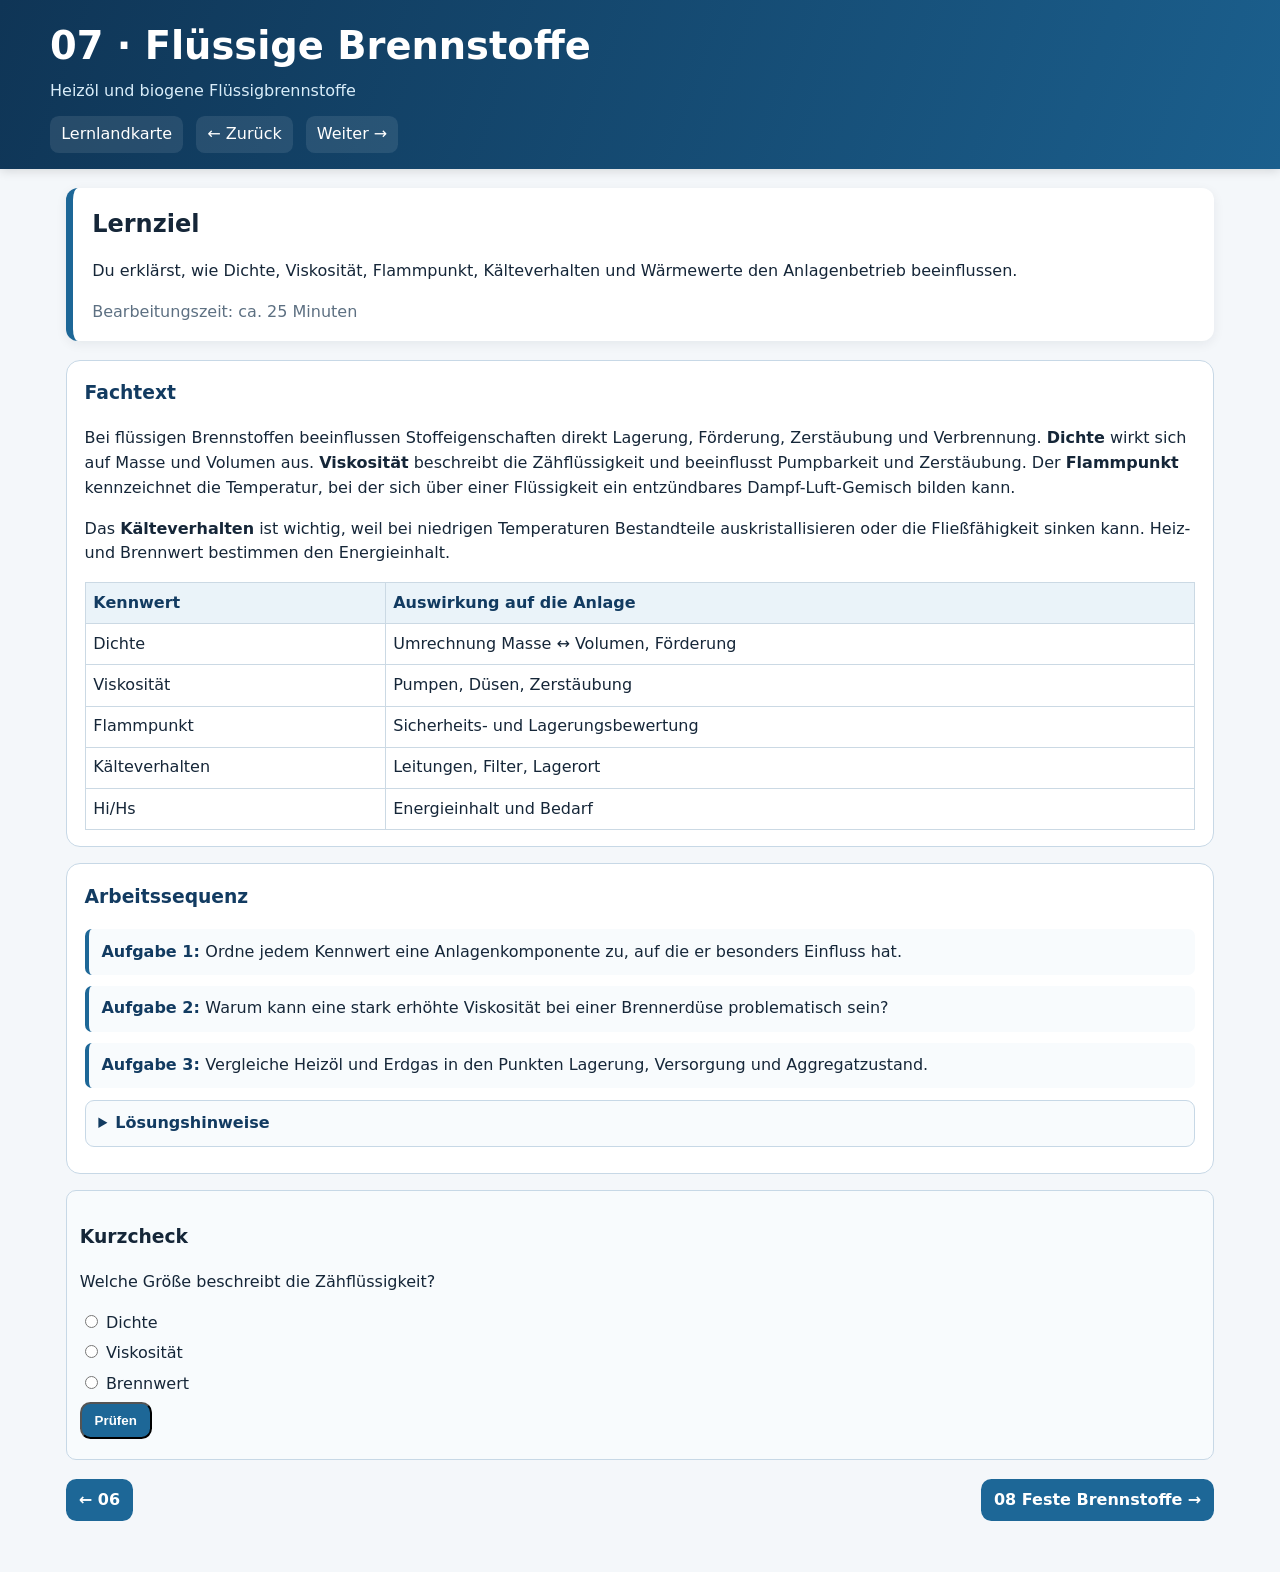
<file: units/07-fluessige-brennstoffe.html>
<!doctype html><html lang="de"><head><meta charset="utf-8"><meta name="viewport" content="width=device-width,initial-scale=1"><title>07 Flüssige Brennstoffe</title><link rel="stylesheet" href="../assets/styles.css"><script defer src="../assets/course.js"></script></head><body><header class="site-header"><div class="wrap"><h1>07 · Flüssige Brennstoffe</h1><p>Heizöl und biogene Flüssigbrennstoffe</p><nav class="topnav"><a href="../index.html">Lernlandkarte</a><a href="06-erdgas.html">← Zurück</a><a href="08-feste-brennstoffe.html">Weiter →</a></nav></div></header><main class="wrap"><section class="unit-title"><h2>Lernziel</h2><p>Du erklärst, wie Dichte, Viskosität, Flammpunkt, Kälteverhalten und Wärmewerte den Anlagenbetrieb beeinflussen.</p><div class="meta">Bearbeitungszeit: ca. 25 Minuten</div></section><section class="section"><h3>Fachtext</h3><p>Bei flüssigen Brennstoffen beeinflussen Stoffeigenschaften direkt Lagerung, Förderung, Zerstäubung und Verbrennung. <strong>Dichte</strong> wirkt sich auf Masse und Volumen aus. <strong>Viskosität</strong> beschreibt die Zähflüssigkeit und beeinflusst Pumpbarkeit und Zerstäubung. Der <strong>Flammpunkt</strong> kennzeichnet die Temperatur, bei der sich über einer Flüssigkeit ein entzündbares Dampf-Luft-Gemisch bilden kann.</p><p>Das <strong>Kälteverhalten</strong> ist wichtig, weil bei niedrigen Temperaturen Bestandteile auskristallisieren oder die Fließfähigkeit sinken kann. Heiz- und Brennwert bestimmen den Energieinhalt.</p><table><thead><tr><th>Kennwert</th><th>Auswirkung auf die Anlage</th></tr></thead><tbody><tr><td>Dichte</td><td>Umrechnung Masse ↔ Volumen, Förderung</td></tr><tr><td>Viskosität</td><td>Pumpen, Düsen, Zerstäubung</td></tr><tr><td>Flammpunkt</td><td>Sicherheits- und Lagerungsbewertung</td></tr><tr><td>Kälteverhalten</td><td>Leitungen, Filter, Lagerort</td></tr><tr><td>Hi/Hs</td><td>Energieinhalt und Bedarf</td></tr></tbody></table></section><section class="section tasks"><h3>Arbeitssequenz</h3><div class="task">Ordne jedem Kennwert eine Anlagenkomponente zu, auf die er besonders Einfluss hat.</div><div class="task">Warum kann eine stark erhöhte Viskosität bei einer Brennerdüse problematisch sein?</div><div class="task">Vergleiche Heizöl und Erdgas in den Punkten Lagerung, Versorgung und Aggregatzustand.</div><details><summary>Lösungshinweise</summary><p>Hohe Viskosität erschwert Förderung und feine Zerstäubung. Heizöl wird vor Ort gelagert; Erdgas ist meist leitungsgebunden und wird nicht im Gebäude bevorratet.</p></details></section><section class="quiz-question" data-answer="b"><h3>Kurzcheck</h3><p>Welche Größe beschreibt die Zähflüssigkeit?</p><label><input type="radio" name="q" value="a"> Dichte</label><label><input type="radio" name="q" value="b"> Viskosität</label><label><input type="radio" name="q" value="c"> Brennwert</label><button class="btn" data-check>Prüfen</button><div class="quiz-feedback"></div></section><div class="footer-nav"><a class="btn" href="06-erdgas.html">← 06</a><a class="btn" href="08-feste-brennstoffe.html">08 Feste Brennstoffe →</a></div></main></body></html>
</file>
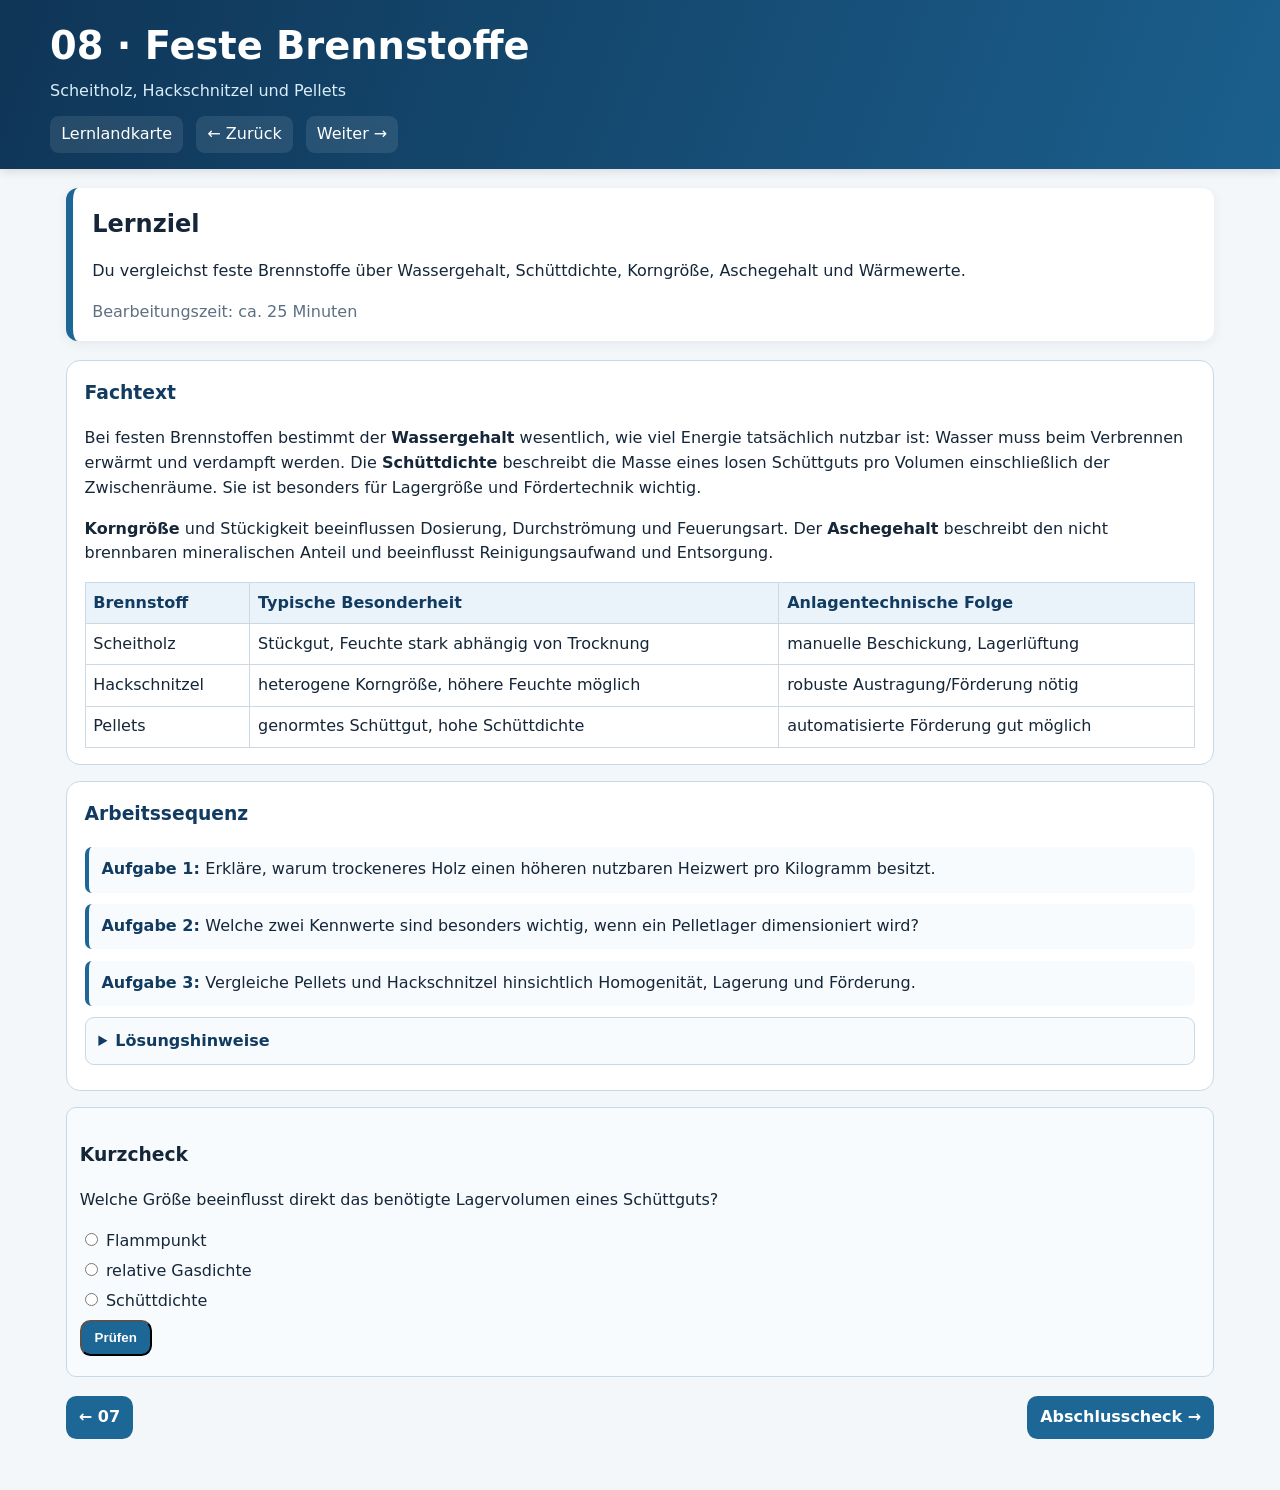
<file: units/08-feste-brennstoffe.html>
<!doctype html><html lang="de"><head><meta charset="utf-8"><meta name="viewport" content="width=device-width,initial-scale=1"><title>08 Feste Brennstoffe</title><link rel="stylesheet" href="../assets/styles.css"><script defer src="../assets/course.js"></script></head><body><header class="site-header"><div class="wrap"><h1>08 · Feste Brennstoffe</h1><p>Scheitholz, Hackschnitzel und Pellets</p><nav class="topnav"><a href="../index.html">Lernlandkarte</a><a href="07-fluessige-brennstoffe.html">← Zurück</a><a href="09-abschlusscheck.html">Weiter →</a></nav></div></header><main class="wrap"><section class="unit-title"><h2>Lernziel</h2><p>Du vergleichst feste Brennstoffe über Wassergehalt, Schüttdichte, Korngröße, Aschegehalt und Wärmewerte.</p><div class="meta">Bearbeitungszeit: ca. 25 Minuten</div></section><section class="section"><h3>Fachtext</h3><p>Bei festen Brennstoffen bestimmt der <strong>Wassergehalt</strong> wesentlich, wie viel Energie tatsächlich nutzbar ist: Wasser muss beim Verbrennen erwärmt und verdampft werden. Die <strong>Schüttdichte</strong> beschreibt die Masse eines losen Schüttguts pro Volumen einschließlich der Zwischenräume. Sie ist besonders für Lagergröße und Fördertechnik wichtig.</p><p><strong>Korngröße</strong> und Stückigkeit beeinflussen Dosierung, Durchströmung und Feuerungsart. Der <strong>Aschegehalt</strong> beschreibt den nicht brennbaren mineralischen Anteil und beeinflusst Reinigungsaufwand und Entsorgung.</p><table><thead><tr><th>Brennstoff</th><th>Typische Besonderheit</th><th>Anlagentechnische Folge</th></tr></thead><tbody><tr><td>Scheitholz</td><td>Stückgut, Feuchte stark abhängig von Trocknung</td><td>manuelle Beschickung, Lagerlüftung</td></tr><tr><td>Hackschnitzel</td><td>heterogene Korngröße, höhere Feuchte möglich</td><td>robuste Austragung/Förderung nötig</td></tr><tr><td>Pellets</td><td>genormtes Schüttgut, hohe Schüttdichte</td><td>automatisierte Förderung gut möglich</td></tr></tbody></table></section><section class="section tasks"><h3>Arbeitssequenz</h3><div class="task">Erkläre, warum trockeneres Holz einen höheren nutzbaren Heizwert pro Kilogramm besitzt.</div><div class="task">Welche zwei Kennwerte sind besonders wichtig, wenn ein Pelletlager dimensioniert wird?</div><div class="task">Vergleiche Pellets und Hackschnitzel hinsichtlich Homogenität, Lagerung und Förderung.</div><details><summary>Lösungshinweise</summary><p>Für Lagerdimensionierung sind u. a. Jahresbedarf und Schüttdichte entscheidend. Pellets sind homogener und meist leichter automatisiert zu fördern; Hackschnitzel zeigen größere Schwankungen in Korngröße und Feuchte.</p></details></section><section class="quiz-question" data-answer="c"><h3>Kurzcheck</h3><p>Welche Größe beeinflusst direkt das benötigte Lagervolumen eines Schüttguts?</p><label><input type="radio" name="q" value="a"> Flammpunkt</label><label><input type="radio" name="q" value="b"> relative Gasdichte</label><label><input type="radio" name="q" value="c"> Schüttdichte</label><button class="btn" data-check>Prüfen</button><div class="quiz-feedback"></div></section><div class="footer-nav"><a class="btn" href="07-fluessige-brennstoffe.html">← 07</a><a class="btn" href="09-abschlusscheck.html">Abschlusscheck →</a></div></main></body></html>
</file>
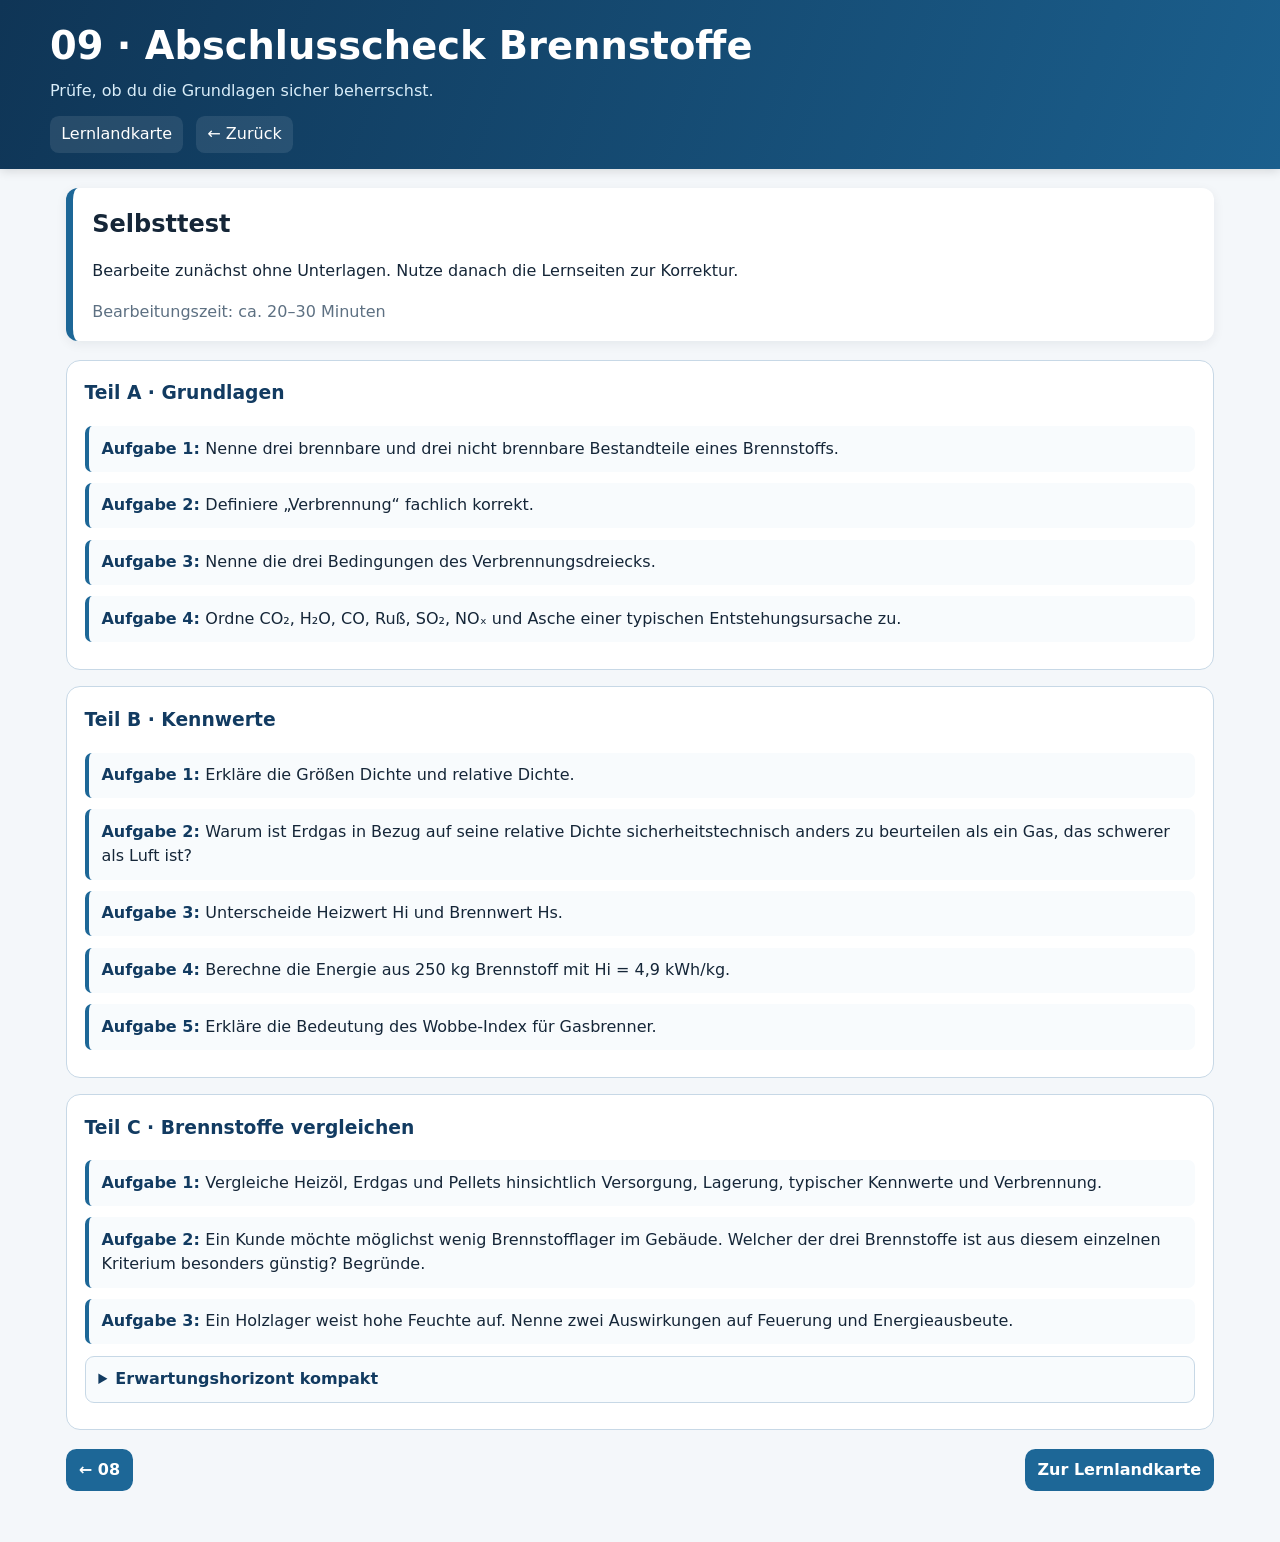
<file: units/09-abschlusscheck.html>
<!doctype html><html lang="de"><head><meta charset="utf-8"><meta name="viewport" content="width=device-width,initial-scale=1"><title>09 Abschlusscheck</title><link rel="stylesheet" href="../assets/styles.css"><script defer src="../assets/course.js"></script></head><body><header class="site-header"><div class="wrap"><h1>09 · Abschlusscheck Brennstoffe</h1><p>Prüfe, ob du die Grundlagen sicher beherrschst.</p><nav class="topnav"><a href="../index.html">Lernlandkarte</a><a href="08-feste-brennstoffe.html">← Zurück</a></nav></div></header><main class="wrap"><section class="unit-title"><h2>Selbsttest</h2><p>Bearbeite zunächst ohne Unterlagen. Nutze danach die Lernseiten zur Korrektur.</p><div class="meta">Bearbeitungszeit: ca. 20–30 Minuten</div></section>
<section class="section tasks"><h3>Teil A · Grundlagen</h3><div class="task">Nenne drei brennbare und drei nicht brennbare Bestandteile eines Brennstoffs.</div><div class="task">Definiere „Verbrennung“ fachlich korrekt.</div><div class="task">Nenne die drei Bedingungen des Verbrennungsdreiecks.</div><div class="task">Ordne CO₂, H₂O, CO, Ruß, SO₂, NOₓ und Asche einer typischen Entstehungsursache zu.</div></section>
<section class="section tasks"><h3>Teil B · Kennwerte</h3><div class="task">Erkläre die Größen Dichte und relative Dichte.</div><div class="task">Warum ist Erdgas in Bezug auf seine relative Dichte sicherheitstechnisch anders zu beurteilen als ein Gas, das schwerer als Luft ist?</div><div class="task">Unterscheide Heizwert Hi und Brennwert Hs.</div><div class="task">Berechne die Energie aus 250 kg Brennstoff mit Hi = 4,9 kWh/kg.</div><div class="task">Erkläre die Bedeutung des Wobbe-Index für Gasbrenner.</div></section>
<section class="section tasks"><h3>Teil C · Brennstoffe vergleichen</h3><div class="task">Vergleiche Heizöl, Erdgas und Pellets hinsichtlich Versorgung, Lagerung, typischer Kennwerte und Verbrennung.</div><div class="task">Ein Kunde möchte möglichst wenig Brennstofflager im Gebäude. Welcher der drei Brennstoffe ist aus diesem einzelnen Kriterium besonders günstig? Begründe.</div><div class="task">Ein Holzlager weist hohe Feuchte auf. Nenne zwei Auswirkungen auf Feuerung und Energieausbeute.</div><details><summary>Erwartungshorizont kompakt</summary><p><strong>A:</strong> brennbar C/H/S; nicht brennbar Wasser/Mineralstoffe; Verbrennung = exotherme Oxidation; Dreieck = Brennstoff/O₂/Wärme. <strong>B:</strong> ρ=m/V; d=ρGas/ρLuft; Hs berücksichtigt Kondensationswärme; 250×4,9=1225 kWh; Wobbe-Index verknüpft Wärmewert und relative Dichte. <strong>C:</strong> Erdgas ist leitungsgebunden und benötigt typischerweise keinen Brennstoffvorrat im Gebäude; hohe Holzfeuchte senkt nutzbare Energie und kann die Verbrennungsqualität verschlechtern.</p></details></section>
<div class="footer-nav"><a class="btn" href="08-feste-brennstoffe.html">← 08</a><a class="btn" href="../index.html">Zur Lernlandkarte</a></div></main></body></html>
</file>
<file: assets/styles.css>
:root{--navy:#123b61;--blue:#1d6797;--light:#eef6fb;--ink:#152638;--accent:#e87819;--green:#2e7d32;--red:#b3261e;--line:#c7d8e6;--card:#fff;--muted:#5d7082}
*{box-sizing:border-box}body{margin:0;font-family:Inter,system-ui,-apple-system,"Segoe UI",Arial,sans-serif;color:var(--ink);background:#f4f7fa;line-height:1.55}a{color:var(--blue)}.site-header{background:linear-gradient(110deg,#0f3556,#1b5f8d);color:#fff;padding:1rem 1.25rem;box-shadow:0 2px 10px #0002}.site-header .wrap,.wrap{max-width:1180px;margin:auto}.site-header h1{margin:0;font-size:clamp(1.5rem,3vw,2.4rem)}.site-header p{margin:.2rem 0 0;color:#d9edf9}.topnav{display:flex;gap:.8rem;flex-wrap:wrap;margin-top:.75rem}.topnav a{color:#fff;text-decoration:none;background:#ffffff18;padding:.4rem .7rem;border-radius:.55rem}.topnav a:hover{background:#ffffff2d}.hero{background:#fff;border:1px solid var(--line);border-radius:16px;padding:1rem;margin:1.2rem 0;box-shadow:0 4px 16px #1232}.hero h2{margin:.1rem 0 .5rem;color:var(--navy)}.map-wrap{position:relative;overflow:hidden;border-radius:12px;border:1px solid #aec7da}.map-wrap img{display:block;width:100%;height:auto}.hotspot{position:absolute;top:15%;height:73%;width:25%;border:2px solid transparent;transition:.2s;background:transparent}.hotspot:hover,.hotspot:focus{border-color:#fff8;box-shadow:inset 0 0 0 3px #1d6797aa;background:#1d679714;outline:none}.h1{left:0}.h2{left:25%}.h3{left:50%}.h4{left:75%}.hint{font-size:.92rem;color:var(--muted);margin:.6rem 0 0}.grid{display:grid;grid-template-columns:repeat(auto-fit,minmax(230px,1fr));gap:1rem;margin:1rem 0}.card{background:#fff;border:1px solid var(--line);border-radius:14px;padding:1rem;box-shadow:0 3px 12px #1231}.card h3{margin-top:0;color:var(--navy)}.badge{display:inline-block;background:var(--navy);color:#fff;font-weight:700;border-radius:999px;padding:.18rem .55rem;margin-right:.4rem}.tag{display:inline-block;padding:.14rem .45rem;border-radius:999px;background:#e9f3f9;color:#174d70;font-size:.83rem;margin:.1rem}.btn{display:inline-block;background:var(--blue);color:#fff;text-decoration:none;padding:.55rem .8rem;border-radius:.65rem;font-weight:650}.btn:hover{filter:brightness(.92)}main.wrap{padding:0 1rem 2rem}.unit-title{background:#fff;border-left:7px solid var(--blue);padding:1rem 1.2rem;margin:1.2rem 0;border-radius:12px;box-shadow:0 3px 12px #1231}.unit-title h2{margin:.1rem 0}.unit-title .meta{color:var(--muted)}.section{background:#fff;border:1px solid var(--line);border-radius:14px;padding:1rem 1.1rem;margin:1rem 0}.section h3{color:var(--navy);margin-top:.1rem}.callout{border-left:5px solid var(--accent);background:#fff8ef;padding:.8rem 1rem;border-radius:8px}.formula{font-family:"Cambria Math",Georgia,serif;font-size:1.12rem;background:#eef4f8;border:1px solid #c9d8e3;border-radius:8px;padding:.65rem .8rem;margin:.7rem 0}.diagram{background:linear-gradient(#fbfdff,#eef6fb);border:1px solid var(--line);border-radius:12px;padding:1rem;margin:.8rem 0}.reaction{display:grid;grid-template-columns:1fr auto 1fr;align-items:center;gap:.8rem;text-align:center}.reaction .box{background:#fff;border:1px solid var(--line);padding:.75rem;border-radius:10px}.reaction .arrow{font-size:2rem;color:var(--accent)}table{width:100%;border-collapse:collapse;background:#fff}th,td{border:1px solid #cbd9e4;padding:.48rem;text-align:left}th{background:#eaf3f9;color:#123b61}.tasks{counter-reset:task}.task{counter-increment:task;border-left:4px solid var(--blue);padding:.65rem .8rem;margin:.7rem 0;background:#f8fbfd;border-radius:7px}.task:before{content:"Aufgabe " counter(task) ": ";font-weight:800;color:var(--navy)}details{background:#f8fbfd;border:1px solid var(--line);border-radius:9px;padding:.65rem .8rem;margin:.6rem 0}summary{cursor:pointer;font-weight:700;color:var(--navy)}.quiz-question{background:#f8fbfd;border:1px solid var(--line);border-radius:10px;padding:.8rem;margin:.8rem 0}.quiz-question label{display:block;margin:.35rem 0}.quiz-feedback{font-weight:700;margin-top:.45rem}.correct{color:var(--green)}.wrong{color:var(--red)}.footer-nav{display:flex;justify-content:space-between;gap:1rem;flex-wrap:wrap;margin:1.2rem 0}.footer{background:#102e49;color:#dbeaf5;padding:1rem;text-align:center;margin-top:2rem}.small{font-size:.9rem;color:var(--muted)}.pill-row{display:flex;gap:.4rem;flex-wrap:wrap}.two{display:grid;grid-template-columns:repeat(2,minmax(0,1fr));gap:1rem}.three{display:grid;grid-template-columns:repeat(3,minmax(0,1fr));gap:1rem}@media(max-width:760px){.two,.three{grid-template-columns:1fr}.hotspot{display:none}.hint{display:none}.reaction{grid-template-columns:1fr}.reaction .arrow{transform:rotate(90deg)}}
</file>
